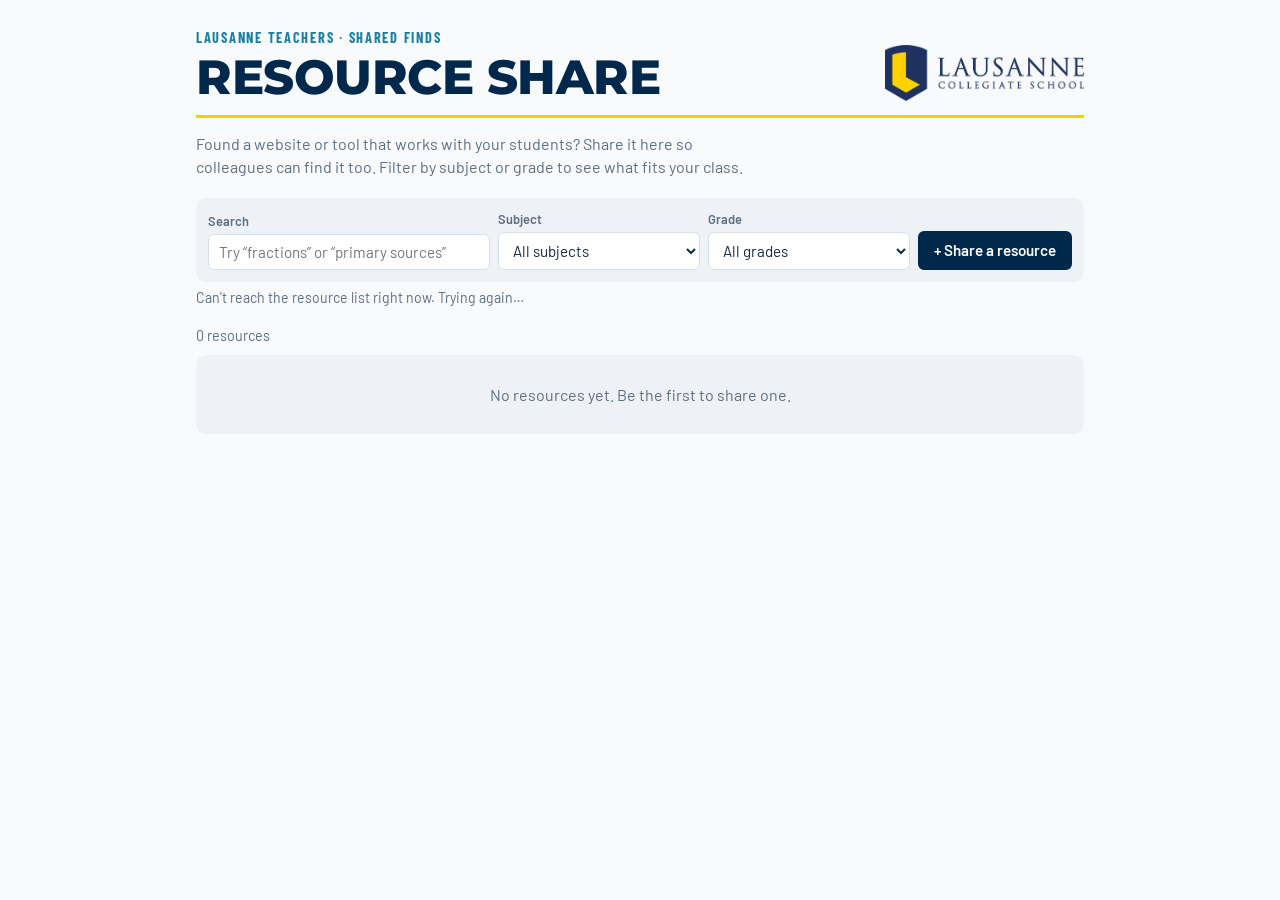
<file: index.html>
<!doctype html>
<html lang="en">
<head>
<meta charset="utf-8">
<meta name="viewport" content="width=device-width, initial-scale=1, viewport-fit=cover">
<meta name="description" content="Websites and resources Lausanne teachers have found and shared with each other.">
<title>Teacher Resource Share</title>

<link rel="preconnect" href="https://fonts.googleapis.com">
<link rel="preconnect" href="https://fonts.gstatic.com" crossorigin>
<link href="https://fonts.googleapis.com/css2?family=Montserrat:wght@800&family=Barlow+Condensed:wght@600;700&family=Barlow:wght@400;500;600&display=swap" rel="stylesheet">
<style>
/* Layout: a toolbar (search, subject, grade, share button), an optional share form, then one card per shared resource, newest first. Lausanne brand, same look as the PD Day page. */
:root {
  --navy: #00274C;
  --gold: #FFCB05;
  --teal: #1a7fa3;
  --ink: #142a40;
  --muted: #5b6e82;
  --line: #d6dee7;
  --band: #eef2f6;
  --paper: #ffffff;
  --page: #f8fafc;
  --fav-bg: #fff8d6;
  --danger: #a3262a;
  --display: "Montserrat", "Arial Black", system-ui, sans-serif;
  --head: "Barlow Condensed", "Arial Narrow", system-ui, sans-serif;
  --body: "Barlow", system-ui, -apple-system, "Segoe UI", sans-serif;
  color-scheme: light;
}

* { box-sizing: border-box; }

body {
  margin: 0;
  background: var(--page);
  color: var(--ink);
  font-family: var(--body);
  font-size: 16px;
  line-height: 1.45;
}

.sheet {
  max-width: 920px;
  margin: 0 auto;
  padding-block: 28px 56px;
  padding-left: max(16px, env(safe-area-inset-left, 0px));
  padding-right: max(16px, env(safe-area-inset-right, 0px));
}

/* Header */
.eyebrow {
  margin: 0;
  font-family: var(--head);
  font-weight: 700;
  font-size: 0.9rem;
  letter-spacing: 0.12em;
  text-transform: uppercase;
  color: var(--teal);
}

.masthead {
  display: flex;
  flex-wrap: wrap;
  align-items: flex-end;
  justify-content: space-between;
  gap: 8px 24px;
  padding-bottom: 14px;
  border-bottom: 3px solid var(--gold);
}

h1 {
  margin: 4px 0 0;
  font-family: var(--display);
  font-weight: 800;
  font-size: clamp(2rem, 7vw, 3rem);
  line-height: 1;
  letter-spacing: -0.01em;
  text-transform: uppercase;
  color: var(--navy);
  text-wrap: balance;
}

.logo { display: block; height: 56px; width: auto; max-width: 100%; }

.intro { margin: 14px 0 0; max-width: 62ch; color: var(--muted); }

/* Toolbar */
.toolbar {
  display: grid;
  grid-template-columns: minmax(0, 1.4fr) minmax(0, 1fr) minmax(0, 1fr) auto;
  gap: 8px;
  align-items: end;
  margin: 20px 0 0;
  padding: 12px;
  background: var(--band);
  border-radius: 10px;
}

label { display: flex; flex-direction: column; gap: 3px; font-size: 0.8rem; font-weight: 600; color: var(--muted); min-width: 0; }

input, select, textarea {
  font: 400 0.95rem var(--body);
  padding: 8px 10px;
  border: 1px solid var(--line);
  border-radius: 6px;
  background: var(--paper);
  color: var(--ink);
  min-width: 0;
  width: 100%;
}
textarea { resize: vertical; min-height: 4.5em; line-height: 1.4; }
input:focus, select:focus, textarea:focus { outline: 2px solid var(--teal); outline-offset: 0; border-color: var(--teal); }

.btn {
  font: 600 0.95rem/1 var(--body);
  padding: 10px 14px;
  border-radius: 6px;
  border: 2px solid var(--navy);
  background: var(--paper);
  color: var(--navy);
  cursor: pointer;
  white-space: nowrap;
}
.btn:hover { background: var(--navy); color: #fff; }
.btn.primary { background: var(--navy); color: #fff; }
.btn.primary:hover { background: #0b3a66; }
.btn:focus-visible { outline: 3px solid var(--gold); outline-offset: 2px; }
.btn:disabled { opacity: 0.6; cursor: default; }

/* Share form */
.share {
  margin-top: 16px;
  padding: 18px;
  background: var(--paper);
  border: 1px solid var(--line);
  border-top: 6px solid var(--navy);
  border-radius: 0 0 10px 10px;
}
.share[hidden] { display: none; }
.share h2 {
  margin: 0 0 12px;
  font: 700 1.3rem/1.2 var(--head);
  letter-spacing: 0.06em;
  text-transform: uppercase;
  color: var(--navy);
}
.share-grid { display: grid; grid-template-columns: minmax(0, 1fr) minmax(0, 1fr); gap: 12px 16px; }
.share-grid .wide { grid-column: 1 / -1; }

fieldset { margin: 0; padding: 0; border: 0; min-width: 0; }
legend { padding: 0; margin-bottom: 6px; font-size: 0.8rem; font-weight: 600; color: var(--muted); }
.chips { display: flex; flex-wrap: wrap; gap: 6px; }
.chip { position: relative; display: inline-flex; }
.chip input { position: absolute; opacity: 0; width: 1px; height: 1px; }
.chip span {
  display: inline-block;
  padding: 6px 10px;
  border: 1px solid var(--line);
  border-radius: 999px;
  background: var(--paper);
  color: var(--ink);
  font-size: 0.88rem;
  font-weight: 500;
  cursor: pointer;
  user-select: none;
}
.chip input:checked + span { background: var(--navy); border-color: var(--navy); color: #fff; }
.chip input:focus-visible + span { outline: 3px solid var(--gold); outline-offset: 1px; }

.share-actions { display: flex; flex-wrap: wrap; gap: 8px; align-items: center; margin-top: 16px; }
.form-msg { margin: 0; font-size: 0.9rem; color: var(--danger); }

/* List */
.count { margin: 18px 0 8px; font-size: 0.9rem; color: var(--muted); }
.status { margin: 6px 0 0; font-size: 0.88rem; color: var(--muted); }
.posts { list-style: none; margin: 0; padding: 0; display: grid; grid-template-columns: repeat(2, minmax(0, 1fr)); gap: 14px; }
.empty { grid-column: 1 / -1; padding: 28px 16px; text-align: center; color: var(--muted); background: var(--band); border-radius: 10px; }

.card {
  display: flex;
  flex-direction: column;
  gap: 8px;
  padding: 16px;
  background: var(--paper);
  border: 1px solid var(--line);
  border-top: 3px solid var(--gold);
  border-radius: 0 0 10px 10px;
  min-width: 0;
}
.card h2 { margin: 0; font: 700 1.3rem/1.15 var(--head); text-wrap: balance; }
.card h2 a { color: var(--navy); text-decoration: none; overflow-wrap: anywhere; }
.card h2 a:hover { text-decoration: underline; }
.card h2 a:focus-visible { outline: 3px solid var(--gold); outline-offset: 2px; }
.host { margin: -4px 0 0; font-size: 0.82rem; color: var(--muted); overflow-wrap: anywhere; }

.tags { list-style: none; margin: 0; padding: 0; display: flex; flex-wrap: wrap; gap: 4px; }
.tag { padding: 2px 8px; border-radius: 999px; font-size: 0.78rem; font-weight: 600; background: var(--band); color: var(--navy); }
.tag.grade { background: #e3f1f7; color: #0f5873; }

.desc { margin: 0; font-size: 0.95rem; overflow-wrap: anywhere; }
.fav {
  margin: 0;
  padding: 8px 10px;
  background: var(--fav-bg);
  border-left: 4px solid var(--gold);
  border-radius: 0 6px 6px 0;
  font-size: 0.93rem;
  overflow-wrap: anywhere;
}
.fav b { color: var(--navy); }

.by { margin: auto 0 0; padding-top: 4px; display: flex; justify-content: space-between; align-items: center; gap: 8px; font-size: 0.85rem; color: var(--muted); }
.by b { color: var(--ink); font-weight: 600; }
.btn-remove { border: 0; background: none; color: var(--danger); font: 600 0.82rem/1 var(--body); cursor: pointer; padding: 4px; }
.btn-remove:focus-visible { outline: 2px solid var(--danger); }

@media (max-width: 720px) {
  .toolbar { grid-template-columns: 1fr 1fr; }
  .toolbar .search, .toolbar .btn { grid-column: 1 / -1; }
  .posts { grid-template-columns: 1fr; }
  .share-grid { grid-template-columns: 1fr; }
  .logo { height: 44px; }
}

@media (prefers-reduced-motion: no-preference) {
  .card.is-new { animation: arrive 0.6s ease-out; }
  @keyframes arrive { from { background: #fff3b0; } to { background: var(--paper); } }
}
</style>
</head>
<body>

<div class="sheet">
  <header>
    <div class="masthead">
      <div>
        <p class="eyebrow">Lausanne teachers · Shared finds</p>
        <h1>Resource Share</h1>
      </div>
      <img class="logo" alt="Lausanne Collegiate School" width="469" height="132" src="lausanne-logo.png">
    </div>
    <p class="intro">Found a website or tool that works with your students? Share it here so colleagues can find it too. Filter by subject or grade to see what fits your class.</p>
  </header>

  <div class="toolbar" role="search">
    <label class="search">Search
      <input id="q" type="search" placeholder="Try “fractions” or “primary sources”" autocomplete="off">
    </label>
    <label>Subject
      <select id="f-subject"><option value="">All subjects</option></select>
    </label>
    <label>Grade
      <select id="f-grade"><option value="">All grades</option></select>
    </label>
    <button class="btn primary" id="open-share" type="button" aria-expanded="false" aria-controls="share">+ Share a resource</button>
  </div>

  <form class="share" id="share" hidden novalidate>
    <h2>Share a resource</h2>
    <div class="share-grid">
      <label>Website link
        <input id="s-url" type="url" inputmode="url" maxlength="2000" placeholder="https://…" autocomplete="off">
      </label>
      <label>Name of the resource
        <input id="s-title" maxlength="120" placeholder="Desmos Classroom" autocomplete="off">
      </label>
      <fieldset class="wide">
        <legend>Subject(s)</legend>
        <div class="chips" id="s-subjects"></div>
      </fieldset>
      <fieldset class="wide">
        <legend>Grade levels it could work for</legend>
        <div class="chips" id="s-grades"></div>
      </fieldset>
      <label class="wide">What is it?
        <textarea id="s-desc" maxlength="1000" placeholder="A short description: what it does and how you use it."></textarea>
      </label>
      <label class="wide">Your favorite part
        <textarea id="s-fav" maxlength="500" placeholder="What makes it worth a colleague's time?"></textarea>
      </label>
      <label>Your name
        <input id="s-name" maxlength="60" placeholder="Courtney Mark" autocomplete="name">
      </label>
    </div>
    <div class="share-actions">
      <button class="btn primary" id="s-submit" type="submit">Share it</button>
      <button class="btn" id="s-cancel" type="button">Cancel</button>
      <p class="form-msg" id="s-msg" role="alert" hidden></p>
    </div>
  </form>

  <p class="status" id="status" hidden></p>
  <p class="count" id="count" aria-live="polite"></p>
  <ul class="posts" id="posts"></ul>
</div>

<script>
(function () {
  "use strict";

  // ---- Posts: a Google Sheet behind an Apps Script web app. Paste its URL (ends in /exec) here.
  const API_URL = "https://script.google.com/macros/s/AKfycbxQtcvmwUhz5ERRWqTykc7dmhe9y1Z1qQnFrX_5T2juGYmrF5tX2hGi6vuLzpaFT9Gd/exec";
  const REFRESH_MS = 30000;

  const SUBJECTS = ["Math", "English / Language Arts", "Science", "Social Studies / I&S", "World Languages", "Visual Arts", "Music", "Drama", "PE / Health", "Design / Technology", "Library / Research", "Learning Support", "SEL / Counseling", "Any subject"];
  const GRADES = ["Early Childhood", "Grades 1–2", "Grades 3–4", "Grades 5–6", "Grades 7–8", "Grades 9–10", "Grades 11–12"];

  let posts = [];
  let postsKey = "";
  let loaded = false;
  let seen = null;               // ids already shown, so only new arrivals flash

  const store = {
    get(k) { try { return localStorage.getItem(k); } catch (e) { return null; } },
    set(k, v) { try { v == null ? localStorage.removeItem(k) : localStorage.setItem(k, v); } catch (e) {} }
  };
  // Posts shared from this browser: id -> remove token
  let mine = {};
  try { mine = JSON.parse(store.get("rs-mine") || "{}") || {}; } catch (e) {}

  const $ = (sel, root) => (root || document).querySelector(sel);
  const el = (tag, cls, text) => {
    const n = document.createElement(tag);
    if (cls) n.className = cls;
    if (text != null) n.textContent = text;
    return n;
  };

  // ---- Filters and form choices
  SUBJECTS.filter(s => s !== "Any subject").forEach(s => $("#f-subject").appendChild(new Option(s, s)));
  GRADES.forEach(g => $("#f-grade").appendChild(new Option(g, g)));

  function chips(box, name, values) {
    values.forEach(v => {
      const label = el("label", "chip");
      const input = el("input");
      Object.assign(input, { type: "checkbox", name: name, value: v });
      label.append(input, el("span", null, v));
      box.appendChild(label);
    });
  }
  chips($("#s-subjects"), "subject", SUBJECTS);
  chips($("#s-grades"), "grade", GRADES);

  ["#q", "#f-subject", "#f-grade"].forEach(sel => $(sel).addEventListener("input", renderPosts));

  // ---- Share form
  const form = $("#share");
  const openBtn = $("#open-share");
  const msg = $("#s-msg");

  function openShare() {
    form.hidden = false;
    openBtn.setAttribute("aria-expanded", "true");
    $("#s-name").value = $("#s-name").value || store.get("rs-name") || "";
    $("#s-url").focus();
  }
  function closeShare() {
    form.hidden = true;
    openBtn.setAttribute("aria-expanded", "false");
    msg.hidden = true;
  }
  openBtn.addEventListener("click", () => form.hidden ? openShare() : closeShare());
  $("#s-cancel").addEventListener("click", () => { closeShare(); openBtn.focus(); });

  const checked = name => [...form.querySelectorAll("input[name=" + name + "]:checked")].map(i => i.value);
  const fail = (text, focus) => { msg.textContent = text; msg.hidden = false; if (focus) focus.focus(); };

  form.addEventListener("submit", async e => {
    e.preventDefault();
    msg.hidden = true;
    let raw = $("#s-url").value.trim();
    if (raw && !/^[a-z][a-z0-9+.-]*:/i.test(raw)) raw = "https://" + raw;
    const href = safeUrl(raw);
    const title = $("#s-title").value.trim();
    const subjects = checked("subject");
    const grades = checked("grade");
    const description = $("#s-desc").value.trim();
    const favorite = $("#s-fav").value.trim();
    const name = $("#s-name").value.trim();

    if (!href) return fail("Paste the full website link, like https://www.desmos.com", $("#s-url"));
    if (!title) return fail("Give the resource a name.", $("#s-title"));
    if (!subjects.length) return fail("Pick at least one subject.", $("#s-subjects input"));
    if (!grades.length) return fail("Pick at least one grade level.", $("#s-grades input"));
    if (!description) return fail("Add a short description.", $("#s-desc"));
    if (!favorite) return fail("Tell colleagues your favorite part.", $("#s-fav"));
    if (!name) return fail("Add your name so colleagues know who to ask.", $("#s-name"));

    const submit = $("#s-submit");
    submit.disabled = true;
    try {
      const res = await api({ action: "add", url: href, title, subjects, grades, description, favorite, name });
      store.set("rs-name", name);
      mine[res.id] = res.token;
      store.set("rs-mine", JSON.stringify(mine));
      form.reset();
      closeShare();
      await load(true);
      setStatus("Thanks! Your resource is shared.");
      setTimeout(() => setStatus(""), 4000);
    } catch (err) {
      fail(errorText(err));
    } finally {
      submit.disabled = false;
    }
  });

  // ---- Rendering
  function hostOf(url) {
    try { return new URL(url).hostname.replace(/^www\./, ""); } catch (e) { return ""; }
  }

  function safeUrl(url) {
    try {
      const u = new URL(url);
      return /^https?:$/.test(u.protocol) ? u.href : "";
    } catch (e) { return ""; }
  }

  function shortDate(ms) {
    if (!ms) return "";
    return new Date(ms).toLocaleDateString("en-US", { month: "short", day: "numeric", year: "numeric" });
  }

  function matches(p) {
    const q = $("#q").value.trim().toLowerCase();
    const subject = $("#f-subject").value;
    const grade = $("#f-grade").value;
    if (subject && !p.subjects.includes(subject) && !p.subjects.includes("Any subject")) return false;
    if (grade && !p.grades.includes(grade)) return false;
    if (q) {
      const hay = [p.title, p.url, p.description, p.favorite, p.name, p.subjects.join(" "), p.grades.join(" ")].join(" ").toLowerCase();
      if (!q.split(/\s+/).every(w => hay.includes(w))) return false;
    }
    return true;
  }

  function card(p, isNew) {
    const href = safeUrl(p.url);
    const li = el("li", "card" + (isNew ? " is-new" : ""));

    const h = el("h2");
    if (href) {
      const a = el("a", null, p.title || hostOf(href));
      Object.assign(a, { href, target: "_blank", rel: "noopener noreferrer" });
      h.appendChild(a);
    } else {
      h.textContent = p.title;
    }
    li.appendChild(h);
    if (href) li.appendChild(el("p", "host", hostOf(href)));

    const tags = el("ul", "tags");
    p.subjects.forEach(s => tags.appendChild(el("li", "tag", s)));
    p.grades.forEach(g => tags.appendChild(el("li", "tag grade", g)));
    if (tags.children.length) li.appendChild(tags);

    if (p.description) li.appendChild(el("p", "desc", p.description));
    if (p.favorite) {
      const fav = el("p", "fav");
      fav.append(el("b", null, "Favorite part: "), document.createTextNode(p.favorite));
      li.appendChild(fav);
    }

    const by = el("p", "by");
    const who = el("span");
    who.append("Shared by ", el("b", null, p.name || "a colleague"), p.at ? " · " + shortDate(p.at) : "");
    by.appendChild(who);
    if (mine[p.id]) {
      const rm = el("button", "btn-remove", "Remove");
      rm.type = "button";
      rm.setAttribute("aria-label", "Remove " + (p.title || "this resource"));
      rm.addEventListener("click", () => removePost(p, rm));
      by.appendChild(rm);
    }
    li.appendChild(by);
    return li;
  }

  function renderPosts() {
    const list = $("#posts");
    list.replaceChildren();
    if (!loaded) {
      $("#count").textContent = API_URL ? "Loading resources…" : "";
      return;
    }
    const shown = posts.filter(matches).sort((a, b) => (b.at || 0) - (a.at || 0));
    const filtering = $("#q").value.trim() || $("#f-subject").value || $("#f-grade").value;
    $("#count").textContent = filtering
      ? shown.length + " of " + posts.length + " resources"
      : posts.length + (posts.length === 1 ? " resource" : " resources");

    if (!shown.length) {
      list.appendChild(el("li", "empty", posts.length ? "Nothing matches those filters yet." : "No resources yet. Be the first to share one."));
    }
    shown.forEach(p => list.appendChild(card(p, seen && !seen.has(p.id))));
    seen = new Set(posts.map(p => p.id));
  }

  function setStatus(text) {
    const s = $("#status");
    s.textContent = text || "";
    s.hidden = !text;
  }

  // ---- Talking to the sheet
  function errorText(err) {
    const code = err && err.code;
    if (code === "bad_url") return "Paste the full website link, like https://www.desmos.com";
    if (code === "missing") return "Fill in every field, then try again.";
    if (code === "full") return "The list is full. Ask Courtney Mark to clear out some old posts.";
    return "That didn't save. Check your connection and try again.";
  }

  async function api(payload) {
    // text/plain keeps this a simple request, which Apps Script accepts from any site
    const res = await fetch(API_URL, { method: "POST", headers: { "Content-Type": "text/plain;charset=utf-8" }, body: JSON.stringify(payload) });
    const data = await res.json();
    if (!data.ok) { const err = new Error(data.error); err.code = data.error; throw err; }
    return data;
  }

  async function removePost(p, btn) {
    if (!confirm("Remove “" + (p.title || "this resource") + "”?")) return;
    btn.disabled = true;
    try {
      await api({ action: "remove", id: p.id, token: mine[p.id] });
      delete mine[p.id];
      store.set("rs-mine", JSON.stringify(mine));
      await load(true);
    } catch (err) {
      btn.disabled = false;
      setStatus(err.code === "not_found" ? "That post was already removed." : errorText(err));
    }
  }

  // ---- Refresh the list now and then, and right away when the tab comes back
  async function load(force) {
    try {
      const res = await fetch(API_URL, { cache: "no-store" });
      const data = await res.json();
      const next = Array.isArray(data.posts) ? data.posts : [];
      const nextKey = JSON.stringify(next);
      setStatus("");
      if (!force && loaded && nextKey === postsKey) return;
      posts = next.map(p => ({ ...p, subjects: Array.isArray(p.subjects) ? p.subjects : [], grades: Array.isArray(p.grades) ? p.grades : [] }));
      postsKey = nextKey;
      loaded = true;
      renderPosts();
    } catch (e) {
      if (!loaded) { loaded = true; renderPosts(); }
      setStatus("Can't reach the resource list right now. Trying again…");
    }
  }

  renderPosts();
  if (API_URL) {
    load();
    setInterval(() => { if (!document.hidden) load(); }, REFRESH_MS);
    document.addEventListener("visibilitychange", () => { if (!document.hidden) load(); });
  } else {
    setStatus("The resource list isn't connected yet.");
    openBtn.disabled = true;
  }
})();
</script>
</body>
</html>
</file>
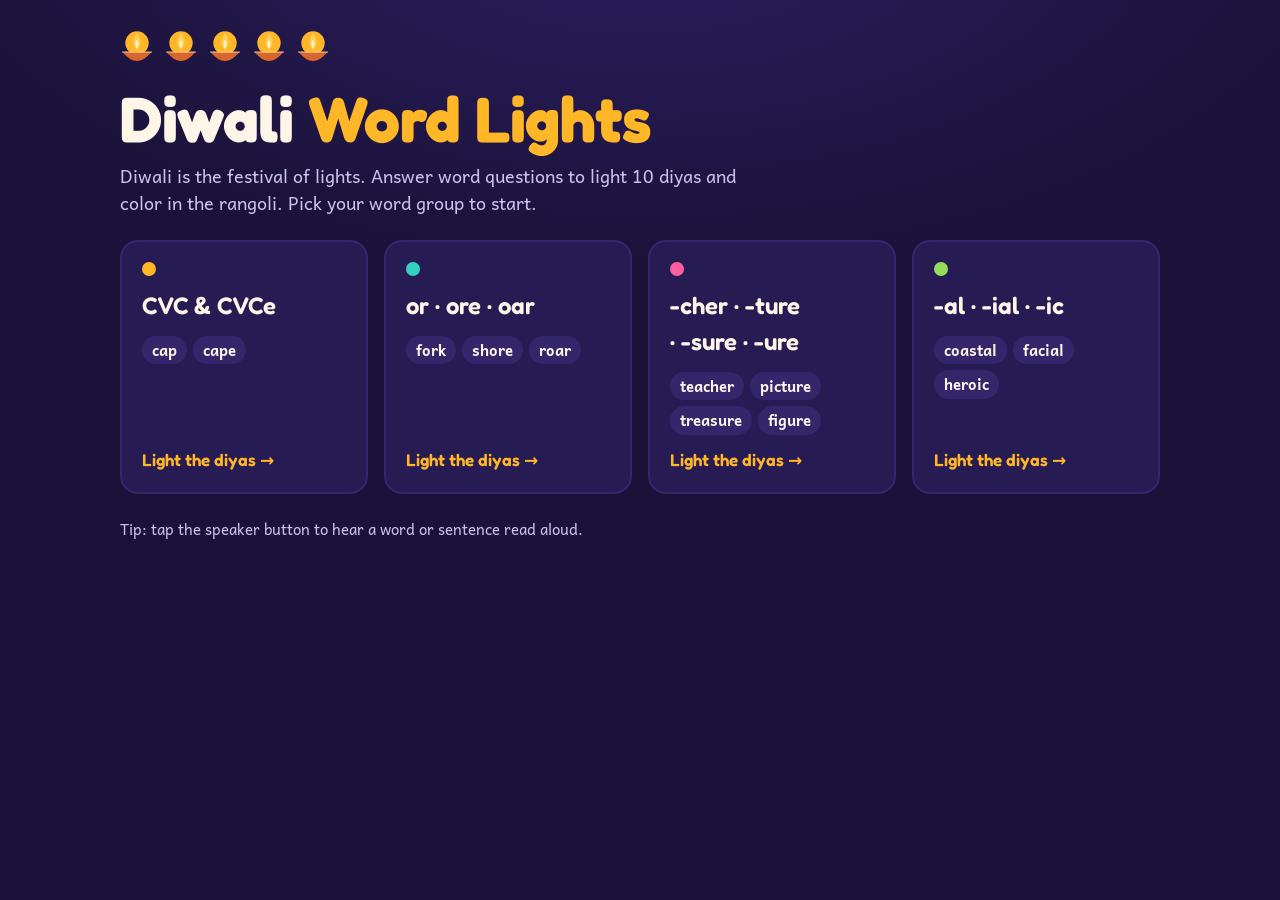
<file: diwali/index.html>
<!doctype html>
<html lang="en">
<head>
<meta charset="utf-8">
<meta name="viewport" content="width=device-width,initial-scale=1,viewport-fit=cover">
<title>Diwali Word Lights</title>
<link rel="preconnect" href="https://fonts.googleapis.com">
<link rel="preconnect" href="https://fonts.gstatic.com" crossorigin>
<link rel="stylesheet" href="https://fonts.googleapis.com/css2?family=Andika:wght@400;700&family=Fredoka:wght@500;600;700&display=swap">
<style>
/* Layout: a Diwali night sky. Home = four group cards. Game = a row of diyas on top, the rangoli beside one big question card. */
:root {
  color-scheme: dark;
  --night: #1a1238;
  --night-2: #261b52;
  --night-3: #33266b;
  --ink: #fdf6e8;
  --muted: #cbc2ea;
  --marigold: #ffb627;
  --magenta: #ff5fa2;
  --teal: #33d1c1;
  --leaf: #93dd5a;
  --violet: #b9a3ff;
  --coral: #ff9a8a;
  --clay: #d9662b;
  --clay-dark: #8c3a14;
  --display: "Fredoka", "Trebuchet MS", system-ui, sans-serif;
  --read: "Andika", "Verdana", system-ui, sans-serif;
}
html, body { height: 100%; }
body { margin: 0; }
body {
  background: radial-gradient(1200px 600px at 50% -10%, #2c1f63 0%, var(--night) 60%) fixed, var(--night);
  color: var(--ink);
  font-family: var(--read);
  font-size: 17px;
  line-height: 1.5;
  padding-left: max(16px, env(safe-area-inset-left, 0px));
  padding-right: max(16px, env(safe-area-inset-right, 0px));
}
.wrap { max-width: 1040px; margin: 0 auto; padding-block: 28px 48px; display: flex; flex-direction: column; gap: 24px; }
h1, h2, h3 { font-family: var(--display); margin: 0; text-wrap: balance; }
button { font: inherit; color: inherit; }
:focus-visible { outline: 3px solid var(--marigold); outline-offset: 3px; }

/* ---------- Home ---------- */
.hero { display: flex; flex-direction: column; gap: 10px; align-items: flex-start; }
.hero h1 { font-size: clamp(38px, 7vw, 64px); font-weight: 700; letter-spacing: -0.5px; line-height: 1.05; }
.hero h1 span { color: var(--marigold); }
.hero p { margin: 0; color: var(--muted); max-width: 60ch; font-size: 18px; }
.diya-strip { display: flex; gap: 10px; }
.diya-strip svg { width: 34px; height: 40px; }
.groups { display: grid; grid-template-columns: repeat(auto-fit, minmax(230px, 1fr)); gap: 16px; }
.group {
  display: flex; flex-direction: column; gap: 12px; align-items: flex-start; text-align: left;
  background: var(--night-2); border: 2px solid var(--night-3); border-radius: 18px; padding: 20px;
  cursor: pointer; transition: transform .15s ease, border-color .15s ease;
}
.group:hover { transform: translateY(-3px); border-color: var(--marigold); }
.group .dot { width: 14px; height: 14px; border-radius: 50%; }
.group h2 { font-size: 24px; font-weight: 600; }
.chips { display: flex; flex-wrap: wrap; gap: 6px; }
.chip { font-family: var(--read); font-weight: 700; font-size: 15px; padding: 3px 10px; border-radius: 999px; background: var(--night-3); color: var(--ink); }
.group .go { margin-top: auto; font-family: var(--display); font-weight: 600; color: var(--marigold); }
.note { color: var(--muted); font-size: 15px; margin: 0; }

/* ---------- Game ---------- */
.topbar { display: flex; flex-wrap: wrap; align-items: center; justify-content: space-between; gap: 12px; }
.back { background: none; border: 2px solid var(--night-3); border-radius: 999px; padding: 8px 16px; cursor: pointer; font-family: var(--display); font-weight: 500; }
.back:hover { border-color: var(--muted); }
.topbar h1 { font-size: clamp(24px, 4vw, 32px); font-weight: 600; }
.count { font-family: var(--display); color: var(--marigold); font-weight: 600; font-variant-numeric: tabular-nums; }
.diyas { display: grid; grid-template-columns: repeat(10, minmax(0, 1fr)); gap: 6px; max-width: 560px; width: 100%; }
.diyas svg { width: 100%; height: auto; display: block; }
.diya .flame, .diya .glow { opacity: 0; transition: opacity .4s ease; }
.diya .bowl { fill: var(--clay-dark); transition: fill .4s ease; }
.diya.lit .flame, .diya.lit .glow { opacity: 1; }
.diya.lit .bowl { fill: var(--clay); }
.diya.lit .flame { transform-origin: 20px 26px; animation: flicker 1.6s ease-in-out infinite; }
@keyframes flicker { 0%,100% { transform: scale(1, 1); } 30% { transform: scale(.94, 1.08); } 60% { transform: scale(1.04, .95); } }

.stage { display: grid; grid-template-columns: minmax(0, 0.9fr) minmax(0, 1.2fr); gap: 28px; align-items: center; }
.rangoli { width: 100%; max-width: 380px; justify-self: center; aspect-ratio: 1; }
.rangoli svg { width: 100%; height: 100%; display: block; }
.petal { fill: transparent; stroke: var(--muted); stroke-width: 2; stroke-dasharray: 5 5; transition: fill .5s ease, stroke .5s ease; }
.petal.on { stroke: var(--ink); stroke-dasharray: none; animation: bloom .5s ease; }
.center { fill: var(--night-3); stroke: var(--muted); stroke-width: 2; transition: fill .6s ease; }
@keyframes bloom { from { opacity: .2; } to { opacity: 1; } }

.card { background: var(--night-2); border: 2px solid var(--night-3); border-radius: 22px; padding: 24px; display: flex; flex-direction: column; gap: 16px; min-width: 0; }
.kind { font-family: var(--display); font-size: 14px; letter-spacing: 1px; text-transform: uppercase; color: var(--teal); font-weight: 600; }
.prompt { font-size: 21px; font-weight: 700; margin: 0; outline: none; }
.word-row { display: flex; align-items: center; gap: 14px; flex-wrap: wrap; }
.word { font-family: var(--read); font-weight: 700; font-size: clamp(40px, 7vw, 60px); line-height: 1.1; color: var(--marigold); overflow-wrap: anywhere; }
.sentence { font-size: 22px; line-height: 1.45; }
.speak { width: 52px; height: 52px; border-radius: 50%; border: 2px solid var(--muted); background: var(--night-3); cursor: pointer; display: grid; place-items: center; flex-shrink: 0; }
.speak:hover { border-color: var(--marigold); }
.speak svg { width: 24px; height: 24px; }
.choices { display: grid; grid-template-columns: repeat(auto-fit, minmax(150px, 1fr)); gap: 12px; }
.choice {
  min-height: 60px; padding: 10px 14px; border-radius: 14px; border: 2px solid var(--violet);
  background: var(--night-3); font-family: var(--read); font-weight: 700; font-size: 22px; cursor: pointer;
  transition: transform .12s ease, background .2s ease, border-color .2s ease;
}
.choice.small { font-size: 18px; }
.choice:hover:not(:disabled) { transform: translateY(-2px); border-color: var(--marigold); }
.choice:disabled { cursor: default; }
.choice.right { background: #24543a; border-color: var(--leaf); }
.choice.wrong { background: #5a2a3a; border-color: var(--coral); }
.feedback { min-height: 28px; font-size: 18px; margin: 0; }
.feedback b.yes { color: var(--leaf); }
.feedback b.no { color: var(--coral); }
.next {
  align-self: flex-start; border: none; border-radius: 999px; padding: 12px 26px; cursor: pointer;
  background: var(--marigold); color: #2a1a00; font-family: var(--display); font-weight: 600; font-size: 19px;
}
.next:hover { filter: brightness(1.08); }

.done { text-align: left; }
.done h2 { font-size: clamp(30px, 5vw, 42px); color: var(--marigold); }
.done p { margin: 0; font-size: 19px; }
.row { display: flex; flex-wrap: wrap; gap: 12px; }
.ghost { background: none; border: 2px solid var(--muted); border-radius: 999px; padding: 10px 22px; cursor: pointer; font-family: var(--display); font-weight: 600; font-size: 18px; }

#sparks { position: fixed; inset: 0; pointer-events: none; width: 100%; height: 100%; z-index: 20; }

@media (max-width: 760px) {
  .stage { grid-template-columns: minmax(0, 1fr); gap: 18px; }
  .rangoli { max-width: 230px; }
  .card { padding: 18px; }
}
@media (prefers-reduced-motion: reduce) {
  *, *::before, *::after { animation: none !important; transition: none !important; }
}
</style>
</head>
<body>

<canvas id="sparks" aria-hidden="true"></canvas>

<main class="wrap" id="app"></main>

<script>
(function () {
  "use strict";

  /* ---------------- Question banks ---------------- */
  function sortCVC(word, isLong) {
    return {
      kind: "Sort it", prompt: "Does this word have a short vowel or a long vowel?", word: word, say: word,
      choices: ["Short vowel · CVC", "Long vowel · CVCe"], answer: isLong ? "Long vowel · CVCe" : "Short vowel · CVC", keep: true, small: true,
      why: isLong ? "The silent e at the end of " + word + " makes the vowel say its name." : word + " has no e at the end, so the vowel is short."
    };
  }
  function magicE(base, ans, wrong) {
    return {
      kind: "Magic e", prompt: "Add a magic e. What is the new word?", word: base + " + e", say: base,
      choices: [ans].concat(wrong), answer: ans,
      why: base + " + e = " + ans + ". The vowel now says its name."
    };
  }
  function oddball(list, ans, why) {
    return { kind: "Oddball", prompt: "Which word ends in e but has a short vowel sound?", say: list.join(", "), choices: list, answer: ans, why: why };
  }
  function spell(sentence, ans, wrong, pattern) {
    return {
      kind: "Spell it", prompt: "Which spelling is correct?", sentence: sentence, say: sentence.replace("___", ans),
      choices: [ans].concat(wrong), answer: ans, why: ans + " is spelled with " + pattern + "."
    };
  }
  function fit(sentence, ans, wrong, why, kind) {
    return {
      kind: kind || "Meaning", prompt: "Which word makes sense?", sentence: sentence, say: sentence.replace("___", "blank"),
      choices: [ans].concat(wrong), answer: ans, why: why
    };
  }
  function ending(start, end, full, why) {
    return {
      kind: "Pick the ending", prompt: "Which ending finishes the word?", word: start + "___", say: full,
      choices: ["ture", "cher", "sure", "ure"], answer: end, keep: true, why: why
    };
  }
  function means(q, ans, wrong, why) {
    return { kind: "Meaning", prompt: q, choices: [ans].concat(wrong), answer: ans, small: true, why: why };
  }
  function define(word, ans, wrong, why) {
    return { kind: "What does it mean?", prompt: "What does this word mean?", word: word, say: word, choices: [ans].concat(wrong), answer: ans, small: true, why: why };
  }
  function build(parts, ans, wrong, why) {
    return { kind: "Build it", prompt: "Put the parts together. Which spelling is correct?", word: parts, say: ans, choices: [ans].concat(wrong), answer: ans, why: why };
  }

  var NOTURE = "There is no base word, so /cher/ is spelled -ture.";
  var GROUPS = {
    cvc: {
      name: "CVC & CVCe", chips: ["cap", "cape"], color: "var(--marigold)",
      bank: [
        sortCVC("brag", false), sortCVC("twig", false), sortCVC("clog", false), sortCVC("plum", false), sortCVC("grub", false), sortCVC("swam", false),
        sortCVC("flake", true), sortCVC("stride", true), sortCVC("throne", true), sortCVC("tune", true), sortCVC("spoke", true), sortCVC("quake", true),
        magicE("tap", "tape", ["taap", "tapp"]), magicE("hug", "huge", ["hugg", "huug"]), magicE("mad", "made", ["maad", "madd"]),
        magicE("not", "note", ["nott", "noot"]), magicE("cut", "cute", ["cutt", "cuut"]), magicE("hid", "hide", ["hidd", "hied"]),
        oddball(["have", "gave", "cave"], "have", "Have ends in e, but the a is short. Gave and cave have a long a."),
        oddball(["five", "give", "dive"], "give", "Give ends in e, but the i is short. Five and dive have a long i."),
        oddball(["home", "dome", "come"], "come", "Come ends in e, but the o does not say its name. Home and dome have a long o.")
      ]
    },
    or: {
      name: "or · ore · oar", chips: ["fork", "shore", "roar"], color: "var(--teal)",
      bank: [
        spell("Soccer is my favorite ___.", "sport", ["spoart", "sporet"], "or"),
        spell("My brother's loud ___ kept me awake.", "snore", ["snor", "snoar"], "ore"),
        spell("We played a ___ game with dice.", "board", ["bord", "borde"], "oar"),
        spell("Washing the dishes is my ___.", "chore", ["chor", "choar"], "ore"),
        spell("Hold up the ___ to light the way.", "torch", ["toarch", "torche"], "or"),
        spell("The lion let out a loud ___.", "roar", ["ror", "rore"], "oar"),
        spell("We built sandcastles on the ___.", "shore", ["shor", "shoar"], "ore"),
        spell("Eat your salad with a ___.", "fork", ["foark", "forke"], "or"),
        fit("Eagles ___ high over the mountains.", "soar", ["sore"], "Soar means to fly high. Sore means something hurts."),
        fit("I fell off my bike, and my knee is ___.", "sore", ["soar"], "Sore means something hurts. Soar means to fly high."),
        fit("A wild ___ dug in the mud with its tusks.", "boar", ["bore"], "A boar is a wild pig. Bore means to make someone feel bored."),
        fit("Long waits in line ___ me.", "bore", ["boar"], "Bore means to make someone feel bored. A boar is a wild pig."),
        fit("Grandpa rode a brown ___ on the farm.", "horse", ["hoarse"], "A horse is an animal. Hoarse means your voice sounds rough."),
        fit("After cheering all game, my voice was ___.", "hoarse", ["horse"], "Hoarse means your voice sounds rough. A horse is an animal."),
        fit("Dip the ___ into the water to row the boat.", "oar", ["or", "ore"], "An oar is a paddle. Or is a choosing word. Ore is rock with metal in it."),
        fit("Miners dig gold ___ out of the ground.", "ore", ["oar", "or"], "Ore is rock with metal in it. An oar is a paddle."),
        fit("Do you want apples ___ grapes?", "or", ["oar", "ore"], "Or is the word we use when we choose between things.")
      ]
    },
    ture: {
      name: "-cher · -ture · -sure · -ure", chips: ["teacher", "picture", "treasure", "figure"], color: "var(--magenta)",
      bank: [
        ending("pic", "ture", "picture", NOTURE), ending("crea", "ture", "creature", NOTURE),
        ending("fu", "ture", "future", NOTURE), ending("adven", "ture", "adventure", NOTURE),
        ending("plea", "sure", "pleasure", "When you hear /zher/ at the end, it is spelled -sure."),
        ending("mea", "sure", "measure", "When you hear /zher/ at the end, it is spelled -sure."),
        ending("cat", "cher", "catcher", "Catch is a base word. catch + er = catcher, so it ends in -cher."),
        ending("pit", "cher", "pitcher", "Pitch is a base word. pitch + er = pitcher, so it ends in -cher."),
        ending("fig", "ure", "figure", "Figure ends in just -ure, like failure."),
        ending("fail", "ure", "failure", "Fail is the base word. fail + ure = failure."),
        means("Which word means to catch something and keep it?", "capture", ["catcher", "pasture"], "Capture is an action: to catch and keep. A catcher is a person."),
        means("Which word names a person who catches the ball?", "catcher", ["capture", "creature"], "catch + er = catcher, a person who catches."),
        means("Which word means how something feels when you touch it?", "texture", ["teacher", "treasure"], "Texture is how something feels: bumpy, smooth, or soft."),
        means("Which word means a grassy field where animals eat?", "pasture", ["pitcher", "posture"], "A pasture is a field of grass for cows and horses."),
        means("Which word means the time that has not happened yet?", "future", ["figure", "feature"], "The future is tomorrow, next year, and beyond."),
        means("Which word means a happy, enjoyable feeling?", "pleasure", ["pressure", "pasture"], "Pleasure is a happy feeling. Pressure is a push or a stress."),
        means("Which word names any living animal?", "creature", ["teacher", "closure"], "A creature is any living animal."),
        means("Which word means gold and jewels that are hidden?", "treasure", ["texture", "teacher"], "Treasure is a hidden store of valuable things."),
        means("Which word names a jug for pouring lemonade?", "pitcher", ["picture", "pasture"], "A pitcher is a jug. A picture is a drawing or photo.")
      ]
    },
    suffix: {
      name: "-al · -ial · -ic", chips: ["coastal", "facial", "heroic"], color: "var(--leaf)",
      bank: [
        define("heroic", "like a hero", ["a person who saves people", "without a hero"], "-ic means \"like\" or \"having to do with.\" Heroic means like a hero."),
        define("coastal", "having to do with the coast", ["the edge of the ocean", "far from the coast"], "-al means \"having to do with.\" The edge of the ocean is the coast itself."),
        define("musical", "having to do with music", ["a song", "without any music"], "-al means \"having to do with.\" Musical means having to do with music."),
        define("volcanic", "having to do with a volcano", ["a small volcano", "a mountain with snow"], "-ic means \"having to do with.\" Volcanic rock comes from a volcano."),
        define("magnetic", "able to pull like a magnet", ["a kind of metal", "not able to stick"], "-ic means \"like.\" Something magnetic pulls like a magnet."),
        define("facial", "having to do with the face", ["a smile", "the back of your head"], "-ial means \"having to do with.\" A facial expression shows on your face."),
        define("seasonal", "happening in a certain season", ["a season of the year", "all year long"], "-al means \"having to do with.\" Seasonal fruit grows in one season."),
        fit("Saving the kitten was a ___ thing to do.", "heroic", ["hero"], "The sentence needs a describing word for thing, so add -ic: heroic.", "Which word fits?"),
        fit("Big waves crashed along the ___.", "coast", ["coastal"], "The sentence needs a naming word, the coast. Coastal describes something near the coast.", "Which word fits?"),
        fit("Our ___ flag waves outside the school.", "national", ["nation"], "National describes the flag. It means having to do with the nation.", "Which word fits?"),
        fit("An ___ trains hard every day.", "athlete", ["athletic"], "The sentence needs a naming word, a person: an athlete.", "Which word fits?"),
        fit("My sister is very ___. She sings and plays guitar.", "musical", ["music"], "The sentence needs a describing word for my sister: musical.", "Which word fits?"),
        build("nature + al", "natural", ["natureal", "naturl"], "Drop the e in nature before adding -al: natural."),
        build("athlete + ic", "athletic", ["athleteic", "athletick"], "Drop the e in athlete before adding -ic: athletic."),
        build("face + ial", "facial", ["faceial", "facal"], "Drop the e in face before adding -ial: facial."),
        build("hero + ic", "heroic", ["heroick", "heroec"], "Just add -ic to hero: heroic."),
        build("globe + al", "global", ["globeal", "globle"], "Drop the e in globe before adding -al: global.")
      ]
    }
  };
  var ORDER = ["cvc", "or", "ture", "suffix"];
  var ROUNDS = 10;
  var COLORS = ["var(--marigold)", "var(--magenta)", "var(--teal)", "var(--leaf)", "var(--violet)"];

  /* ---------------- Helpers ---------------- */
  var app = document.getElementById("app");
  var canSpeak = "speechSynthesis" in window && typeof SpeechSynthesisUtterance === "function";
  function el(tag, cls, text) { var e = document.createElement(tag); if (cls) e.className = cls; if (text != null) e.textContent = text; return e; }
  function shuffle(a) { a = a.slice(); for (var i = a.length - 1; i > 0; i--) { var j = Math.floor(Math.random() * (i + 1)); var t = a[i]; a[i] = a[j]; a[j] = t; } return a; }
  function speak(text) {
    if (!canSpeak) return;
    try { window.speechSynthesis.cancel(); var u = new SpeechSynthesisUtterance(text); u.rate = 0.85; u.lang = "en-US"; window.speechSynthesis.speak(u); } catch (e) {}
  }
  var SVGNS = "http://www.w3.org/2000/svg";
  function diyaSVG(lit) {
    var w = document.createElement("div");
    w.className = "diya" + (lit ? " lit" : "");
    w.innerHTML = '<svg viewBox="0 0 40 48" aria-hidden="true">' +
      '<circle class="glow" cx="20" cy="18" r="14" fill="#ffb627" opacity=".25"></circle>' +
      '<path class="flame" d="M20 6 C 26 15, 25 21, 20 26 C 15 21, 14 15, 20 6 Z" fill="#ffcf5c"></path>' +
      '<path class="flame" d="M20 14 C 22.5 18, 22 22, 20 24.5 C 18 22, 17.5 18, 20 14 Z" fill="#fff4cf"></path>' +
      '<path class="bowl" d="M3 29 Q 20 50 37 29 Z"></path>' +
      '<path d="M3 29 H 37" stroke="#ffcf9a" stroke-width="2" stroke-linecap="round" opacity=".6"></path>' +
      '</svg>';
    return w;
  }
  var SPEAKER = '<svg viewBox="0 0 24 24" fill="none" stroke="#fdf6e8" stroke-width="2" stroke-linecap="round" stroke-linejoin="round" aria-hidden="true"><path d="M11 5 6 9H3v6h3l5 4V5z"></path><path d="M15.5 8.5a5 5 0 0 1 0 7"></path><path d="M18.5 5.5a9 9 0 0 1 0 13"></path></svg>';

  /* ---------------- Home ---------------- */
  function renderHome() {
    stopSparks();
    app.innerHTML = "";
    var hero = el("header", "hero");
    var strip = el("div", "diya-strip");
    for (var i = 0; i < 5; i++) strip.appendChild(diyaSVG(true));
    hero.appendChild(strip);
    var h1 = el("h1"); h1.innerHTML = "Diwali <span>Word Lights</span>";
    hero.appendChild(h1);
    hero.appendChild(el("p", null, "Diwali is the festival of lights. Answer word questions to light 10 diyas and color in the rangoli. Pick your word group to start."));
    app.appendChild(hero);

    var grid = el("section", "groups");
    grid.setAttribute("aria-label", "Word groups");
    ORDER.forEach(function (id) {
      var g = GROUPS[id];
      var b = el("button", "group");
      b.type = "button";
      var dot = el("span", "dot"); dot.style.background = g.color; b.appendChild(dot);
      b.appendChild(el("h2", null, g.name));
      var chips = el("div", "chips");
      g.chips.forEach(function (c) { chips.appendChild(el("span", "chip", c)); });
      b.appendChild(chips);
      b.appendChild(el("span", "go", "Light the diyas →"));
      b.addEventListener("click", function () { location.hash = id; });
      grid.appendChild(b);
    });
    app.appendChild(grid);
    app.appendChild(el("p", "note", "Tip: tap the speaker button to hear a word or sentence read aloud."));
  }

  /* ---------------- Game ---------------- */
  var S = null;

  function startGame(id) {
    var g = GROUPS[id];
    S = { id: id, g: g, queue: shuffle(g.bank).slice(0, ROUNDS).map(function (q) { return Object.assign({ missed: false }, q); }), lit: 0, firstTry: 0, answered: false };
    renderGame();
  }

  function renderGame() {
    stopSparks();
    app.innerHTML = "";
    var top = el("div", "topbar");
    var back = el("button", "back", "← All groups");
    back.type = "button";
    back.addEventListener("click", function () { location.hash = ""; });
    top.appendChild(back);
    var h = el("h1", null, S.g.name);
    top.appendChild(h);
    var count = el("span", "count"); count.id = "count";
    top.appendChild(count);
    app.appendChild(top);

    var row = el("div", "diyas"); row.id = "diyas";
    row.setAttribute("aria-hidden", "true");
    for (var i = 0; i < ROUNDS; i++) row.appendChild(diyaSVG(false));
    app.appendChild(row);

    var stage = el("section", "stage");
    var rg = el("div", "rangoli"); rg.id = "rangoli";
    rg.appendChild(buildRangoli());
    stage.appendChild(rg);
    var card = el("div", "card"); card.id = "card";
    stage.appendChild(card);
    app.appendChild(stage);
    updateProgress();
    showQuestion();
  }

  function buildRangoli() {
    var svg = document.createElementNS(SVGNS, "svg");
    svg.setAttribute("viewBox", "-150 -150 300 300");
    svg.setAttribute("role", "img");
    svg.setAttribute("aria-label", "Rangoli design that fills with color as you answer");
    for (var d = 0; d < 20; d++) {
      var a = (d / 20) * Math.PI * 2;
      var c = document.createElementNS(SVGNS, "circle");
      c.setAttribute("cx", (Math.cos(a) * 138).toFixed(1));
      c.setAttribute("cy", (Math.sin(a) * 138).toFixed(1));
      c.setAttribute("r", d % 2 ? "3" : "5");
      c.setAttribute("fill", "#ffb627");
      c.setAttribute("opacity", ".55");
      svg.appendChild(c);
    }
    for (var i = 0; i < ROUNDS; i++) {
      var p = document.createElementNS(SVGNS, "path");
      p.setAttribute("d", "M0,-30 C24,-52 24,-96 0,-122 C-24,-96 -24,-52 0,-30 Z");
      p.setAttribute("transform", "rotate(" + (i * 360 / ROUNDS) + ")");
      p.setAttribute("class", "petal");
      p.setAttribute("id", "petal-" + i);
      svg.appendChild(p);
    }
    var center = document.createElementNS(SVGNS, "circle");
    center.setAttribute("r", "24"); center.setAttribute("class", "center"); center.setAttribute("id", "rcenter");
    svg.appendChild(center);
    return svg;
  }

  function updateProgress() {
    var c = document.getElementById("count");
    if (c) c.textContent = S.lit + " of " + ROUNDS + " diyas lit";
    var ds = document.querySelectorAll("#diyas .diya");
    for (var i = 0; i < ds.length; i++) ds[i].classList.toggle("lit", i < S.lit);
    for (var j = 0; j < ROUNDS; j++) {
      var p = document.getElementById("petal-" + j);
      if (!p) continue;
      var on = j < S.lit;
      p.classList.toggle("on", on);
      p.style.fill = on ? COLORS[j % COLORS.length] : "";
    }
  }

  function showQuestion() {
    var q = S.queue[0];
    S.answered = false;
    var card = document.getElementById("card");
    card.innerHTML = "";
    card.appendChild(el("span", "kind", q.kind));
    var p = el("h2", "prompt", q.prompt);
    p.tabIndex = -1;
    card.appendChild(p);

    if (q.word || q.sentence) {
      var wr = el("div", "word-row");
      if (q.word) wr.appendChild(el("span", "word", q.word));
      else wr.appendChild(el("span", "sentence", q.sentence.replace("___", "______")));
      if (canSpeak && q.say) {
        var sp = el("button", "speak");
        sp.type = "button";
        sp.setAttribute("aria-label", "Read it aloud");
        sp.innerHTML = SPEAKER;
        sp.addEventListener("click", function () { speak(q.say); });
        wr.appendChild(sp);
      }
      card.appendChild(wr);
    }

    var ch = el("div", "choices");
    var opts = q.keep ? q.choices : shuffle(q.choices);
    opts.forEach(function (o) {
      var b = el("button", "choice" + (q.small ? " small" : ""), o);
      b.type = "button";
      b.addEventListener("click", function () { answer(o, b); });
      ch.appendChild(b);
    });
    card.appendChild(ch);
    var fb = el("p", "feedback"); fb.id = "feedback"; fb.setAttribute("aria-live", "polite");
    card.appendChild(fb);
    p.focus({ preventScroll: true });
  }

  function answer(choice, btn) {
    if (S.answered) return;
    S.answered = true;
    var q = S.queue[0];
    var buttons = document.querySelectorAll("#card .choice");
    buttons.forEach(function (b) { b.disabled = true; if (b.textContent === q.answer) b.classList.add("right"); });
    var fb = document.getElementById("feedback");
    fb.innerHTML = "";
    var b = el("b");
    if (choice === q.answer) {
      if (!q.missed) S.firstTry++;
      S.lit++;
      S.queue.shift();
      b.className = "yes"; b.textContent = "Yes! ";
      fb.appendChild(b); fb.appendChild(document.createTextNode(q.why));
      updateProgress();
    } else {
      btn.classList.add("wrong");
      q.missed = true;
      S.queue.push(S.queue.shift());
      b.className = "no"; b.textContent = "Not quite. ";
      fb.appendChild(b); fb.appendChild(document.createTextNode(q.why + " You'll see this one again."));
    }
    var next = el("button", "next", S.lit >= ROUNDS ? "Finish" : "Next");
    next.type = "button";
    next.addEventListener("click", function () { if (S.lit >= ROUNDS) finish(); else showQuestion(); });
    document.getElementById("card").appendChild(next);
    next.focus({ preventScroll: true });
  }

  function finish() {
    var center = document.getElementById("rcenter");
    if (center) center.style.fill = "var(--marigold)";
    var card = document.getElementById("card");
    card.innerHTML = "";
    card.classList.add("done");
    var h = el("h2", null, "Happy Diwali!");
    h.tabIndex = -1;
    card.appendChild(h);
    card.appendChild(el("p", null, "You lit all " + ROUNDS + " diyas and finished the rangoli."));
    card.appendChild(el("p", null, "Right on the first try: " + S.firstTry + " of " + ROUNDS + "."));
    var row = el("div", "row");
    var again = el("button", "next", "Play again");
    again.type = "button";
    again.addEventListener("click", function () { startGame(S.id); });
    var other = el("button", "ghost", "Choose a group");
    other.type = "button";
    other.addEventListener("click", function () { location.hash = ""; });
    row.appendChild(again); row.appendChild(other);
    card.appendChild(row);
    h.focus({ preventScroll: true });
    sparks();
  }

  /* ---------------- Celebration sparks ---------------- */
  var sparkTimer = null;
  function stopSparks() {
    if (sparkTimer) { cancelAnimationFrame(sparkTimer); sparkTimer = null; }
    var cv = document.getElementById("sparks");
    var cx = cv.getContext("2d"); cx.clearRect(0, 0, cv.width, cv.height);
  }
  function sparks() {
    if (window.matchMedia && window.matchMedia("(prefers-reduced-motion: reduce)").matches) return;
    var cv = document.getElementById("sparks");
    var ctx = cv.getContext("2d");
    var dpr = window.devicePixelRatio || 1;
    cv.width = innerWidth * dpr; cv.height = innerHeight * dpr;
    ctx.setTransform(dpr, 0, 0, dpr, 0, 0);
    var palette = ["#ffb627", "#ff5fa2", "#33d1c1", "#93dd5a", "#b9a3ff", "#ffcf5c"];
    var parts = [];
    function burst() {
      var x = innerWidth * (0.15 + Math.random() * 0.7), y = innerHeight * (0.12 + Math.random() * 0.4);
      var col = palette[Math.floor(Math.random() * palette.length)];
      for (var i = 0; i < 46; i++) {
        var a = Math.random() * Math.PI * 2, s = 1.5 + Math.random() * 3.5;
        parts.push({ x: x, y: y, vx: Math.cos(a) * s, vy: Math.sin(a) * s, life: 70 + Math.random() * 30, c: col });
      }
    }
    var frame = 0;
    function tick() {
      frame++;
      if (frame < 150 && frame % 22 === 1) burst();
      ctx.clearRect(0, 0, innerWidth, innerHeight);
      parts = parts.filter(function (p) { return p.life > 0; });
      parts.forEach(function (p) {
        p.x += p.vx; p.y += p.vy; p.vy += 0.05; p.vx *= 0.985; p.life--;
        ctx.globalAlpha = Math.max(0, Math.min(1, p.life / 60));
        ctx.fillStyle = p.c;
        ctx.beginPath(); ctx.arc(p.x, p.y, 2.4, 0, Math.PI * 2); ctx.fill();
      });
      ctx.globalAlpha = 1;
      if (frame < 150 || parts.length) sparkTimer = requestAnimationFrame(tick);
      else { sparkTimer = null; ctx.clearRect(0, 0, innerWidth, innerHeight); }
    }
    stopSparks();
    sparkTimer = requestAnimationFrame(tick);
  }

  /* ---------------- Routing ---------------- */
  function route() {
    var id = (location.hash || "").replace("#", "");
    if (GROUPS[id]) startGame(id); else renderHome();
    window.scrollTo(0, 0);
  }
  window.addEventListener("hashchange", route);
  route();
})();
</script>

</body>
</html>
</file>
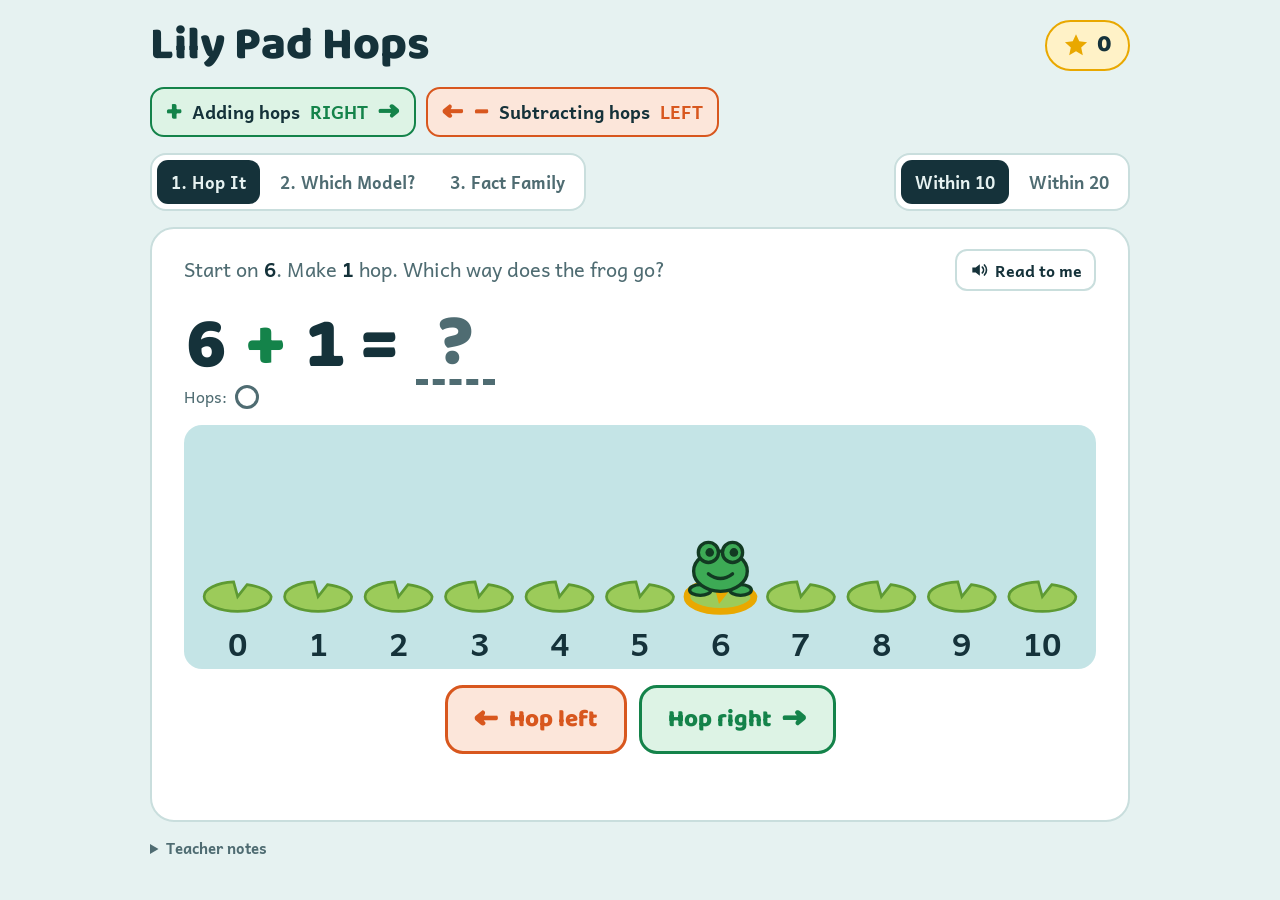
<file: lilypad/index.html>
<!doctype html>
<html lang="en">
<head>
<meta charset="utf-8">
<meta name="viewport" content="width=device-width,initial-scale=1,viewport-fit=cover">
<style>body{margin:0}</style>
<title>Lily Pad Hops</title>
<link rel="preconnect" href="https://fonts.googleapis.com">
<link rel="preconnect" href="https://fonts.gstatic.com" crossorigin>
<link rel="stylesheet" href="https://fonts.googleapis.com/css2?family=Andika:wght@400;700&family=Baloo+2:wght@600;800&display=swap">
<style>
/* Layout: one pond "game board" card under a sticky rule strip; number line is the hero, controls sit under it. */
:root{
  --bg:#E6F2F1; --surface:#FFFFFF; --ink:#15323A; --muted:#4F6C72; --line:#C9DEDD;
  --water:#C4E4E6; --pad:#9CCB5A; --pad-edge:#5E9A33;
  --frog:#3DAA55; --frog-ink:#123A22;
  --plus:#14834A; --plus-soft:#DDF3E5; --minus:#D8571E; --minus-soft:#FCE6DA;
  --sun:#E9A800; --sun-soft:#FFF2C7;
  --display:"Baloo 2","Trebuchet MS",system-ui,sans-serif;
  --body:"Andika","Comic Sans MS",system-ui,sans-serif;
}
@media (prefers-color-scheme: dark){:root:not([data-theme="light"]){
  --bg:#0E2127; --surface:#163039; --ink:#E5F3F0; --muted:#9DBCBF; --line:#2A4A52;
  --water:#1C4650; --pad:#6E9E3E; --pad-edge:#A7D16C;
  --frog:#5CC673; --frog-ink:#06200F;
  --plus:#4DD18B; --plus-soft:#173F2C; --minus:#FF8F55; --minus-soft:#4A2717;
  --sun:#F6C445; --sun-soft:#3D3313; color-scheme:dark}}
:root[data-theme="dark"]{
  --bg:#0E2127; --surface:#163039; --ink:#E5F3F0; --muted:#9DBCBF; --line:#2A4A52;
  --water:#1C4650; --pad:#6E9E3E; --pad-edge:#A7D16C;
  --frog:#5CC673; --frog-ink:#06200F;
  --plus:#4DD18B; --plus-soft:#173F2C; --minus:#FF8F55; --minus-soft:#4A2717;
  --sun:#F6C445; --sun-soft:#3D3313; color-scheme:dark}

[hidden]{display:none!important}
body{background:var(--bg);color:var(--ink);font-family:var(--body);font-size:18px;line-height:1.45}
.wrap{max-width:980px;margin:0 auto;padding-left:max(16px,env(safe-area-inset-left,0px));padding-right:max(16px,env(safe-area-inset-right,0px));padding-block:20px 40px;display:grid;gap:16px}
h1,h2{font-family:var(--display);margin:0;text-wrap:balance;line-height:1.05}
h1{font-size:clamp(30px,6vw,46px);font-weight:800}
header{display:flex;flex-wrap:wrap;align-items:center;justify-content:space-between;gap:12px}
.stars{display:flex;align-items:center;gap:8px;background:var(--sun-soft);border:2px solid var(--sun);border-radius:999px;padding:6px 16px;font-family:var(--display);font-weight:800;font-size:24px;font-variant-numeric:tabular-nums}
.stars svg{width:26px;height:26px}
.stars.pop{animation:pop .5s}
@keyframes pop{40%{transform:scale(1.25)}}

.rules{display:flex;flex-wrap:wrap;gap:10px}
.rule{display:flex;align-items:center;gap:10px;border-radius:14px;padding:8px 14px;font-weight:700;font-size:18px;border:2px solid}
.rule .sym{font-family:var(--display);font-size:30px;line-height:1;font-weight:800}
.rule.plus{background:var(--plus-soft);border-color:var(--plus);color:var(--plus)}
.rule.minus{background:var(--minus-soft);border-color:var(--minus);color:var(--minus)}
.rule span.word{color:var(--ink)}

.bar{display:flex;flex-wrap:wrap;gap:10px;justify-content:space-between;align-items:center}
.seg{display:flex;flex-wrap:wrap;gap:6px;background:var(--surface);border:2px solid var(--line);border-radius:16px;padding:5px}
.seg button{font:700 17px var(--body);color:var(--muted);background:none;border:0;border-radius:11px;padding:8px 14px;cursor:pointer}
.seg button[aria-pressed="true"]{background:var(--ink);color:var(--bg)}
button:focus-visible{outline:3px solid var(--sun);outline-offset:2px}

.board{background:var(--surface);border:2px solid var(--line);border-radius:24px;padding:20px max(16px,2.5vw);display:grid;gap:16px;min-width:0}
.prompt{display:flex;flex-wrap:wrap;align-items:center;justify-content:space-between;gap:12px}
.ask{font-size:20px;color:var(--muted);margin:0;max-width:60ch}
.ask b{color:var(--ink)}
.read{font:700 16px var(--body);display:flex;align-items:center;gap:6px;background:none;border:2px solid var(--line);color:var(--ink);border-radius:12px;padding:6px 12px;cursor:pointer}
.model{font-family:var(--display);font-weight:800;font-size:clamp(44px,10vw,72px);line-height:1;display:flex;align-items:center;gap:.25em;flex-wrap:wrap;font-variant-numeric:tabular-nums}
.op.plus{color:var(--plus)} .op.minus{color:var(--minus)}
.blank{min-width:1.1em;text-align:center;border-bottom:6px dashed var(--muted);color:var(--muted)}
.blank.done{border-bottom-color:transparent;color:var(--ink);animation:pop .5s}
.dots{display:flex;gap:8px;align-items:center;font-size:16px;color:var(--muted)}
.dot{width:18px;height:18px;border-radius:50%;border:3px solid var(--muted)}
.dot.on{background:var(--sun);border-color:var(--sun)}

.pond{overflow-x:auto;border-radius:18px;background:var(--water);-webkit-overflow-scrolling:touch}
.pond svg{display:block;width:100%;height:auto}
.pond.wide svg{min-width:900px}
.padnum{font-family:var(--body);font-weight:700;font-size:24px;fill:var(--ink);text-anchor:middle}
.lily{fill:var(--pad);stroke:var(--pad-edge);stroke-width:2}
.lily.start{stroke:var(--sun);stroke-width:5}
.lily.land{stroke:var(--ink);stroke-width:5}
.arc{fill:none;stroke-width:5;stroke-linecap:round}
.arc.plus{stroke:var(--plus)} .arc.minus{stroke:var(--minus)}
.hopn{font-family:var(--display);font-weight:800;font-size:22px;text-anchor:middle}
.hopn.plus{fill:var(--plus)} .hopn.minus{fill:var(--minus)}
#frog .skin{fill:var(--frog);stroke:var(--frog-ink);stroke-width:2.5}
#frog .ink{fill:var(--frog-ink)}
#frog .mouth{fill:none;stroke:var(--frog-ink);stroke-width:2.5;stroke-linecap:round}
.shake{animation:shake .45s}
@keyframes shake{20%,60%{transform:translateX(-8px)}40%,80%{transform:translateX(8px)}}

.controls{display:flex;flex-wrap:wrap;gap:12px;justify-content:center}
.big{font:800 24px var(--display);border-radius:18px;padding:12px 26px;cursor:pointer;border:3px solid;display:flex;align-items:center;gap:10px;min-height:64px}
.big.left{background:var(--minus-soft);color:var(--minus);border-color:var(--minus)}
.big.right{background:var(--plus-soft);color:var(--plus);border-color:var(--plus)}
.big.next{background:var(--ink);color:var(--bg);border-color:var(--ink)}
.big.ghost{background:none;color:var(--ink);border-color:var(--line)}
.big:disabled{opacity:.45;cursor:default}
.big .arrow{font-size:34px;line-height:1}

.choices{display:grid;grid-template-columns:repeat(auto-fit,minmax(200px,1fr));gap:12px}
.choice{font:800 34px var(--display);background:var(--surface);color:var(--ink);border:3px solid var(--line);border-radius:18px;padding:10px;cursor:pointer;font-variant-numeric:tabular-nums}
.choice.right{border-color:var(--plus);background:var(--plus-soft)}
.choice.wrong{border-color:var(--minus);opacity:.6}

.feedback{min-height:1.5em;font-size:20px;font-weight:700;text-align:center;margin:0}
.feedback.good{color:var(--plus)} .feedback.oops{color:var(--minus)}

/* fact family */
.family{display:grid;grid-template-columns:minmax(0,260px) minmax(0,1fr);gap:20px;align-items:start}
@media (max-width:640px){.family{grid-template-columns:1fr}}
.house{display:grid;justify-items:center}
.roof{width:100%;max-width:260px;aspect-ratio:2/1;background:var(--sun);clip-path:polygon(50% 0,100% 100%,0 100%);display:grid;grid-template-rows:1fr 1fr;align-items:end;padding-bottom:6px}
.roof .top{text-align:center;font:800 34px var(--display);color:#15323A;align-self:end}
.roof .pair{display:flex;justify-content:space-around;font:800 30px var(--display);color:#15323A;padding:0 22%}
.rooms{width:88%;max-width:228px;border:3px solid var(--sun);border-top:0;border-radius:0 0 12px 12px;padding:10px;display:grid;gap:8px;background:var(--surface)}
.room{height:46px;border:2px dashed var(--line);border-radius:10px;display:flex;align-items:center;justify-content:center;gap:.25em;font:800 26px var(--display);font-variant-numeric:tabular-nums}
.room.filled{border-style:solid;border-color:var(--line);animation:pop .5s}
.cards{display:grid;grid-template-columns:repeat(auto-fit,minmax(150px,1fr));gap:10px;align-content:start}
.cards .choice{font-size:28px}
.cards .choice.used{visibility:hidden}
.notice{background:var(--sun-soft);border:2px solid var(--sun);border-radius:16px;padding:14px 18px;font-size:19px}
.notice b.p{color:var(--plus)} .notice b.m{color:var(--minus)}

.teacher{font-size:15px;color:var(--muted);max-width:75ch}
.teacher summary{cursor:pointer;font-weight:700}
@media (prefers-reduced-motion: reduce){*{animation:none!important}}
</style>
</head>
<body>

<div class="wrap">
  <header>
    <h1>Lily Pad Hops</h1>
    <div class="stars" id="stars" aria-label="Stars earned">
      <svg viewBox="0 0 24 24" aria-hidden="true"><path d="M12 2l3 6.6 7.2.8-5.4 4.9 1.5 7.1L12 17.8 5.7 21.4l1.5-7.1L1.8 9.4 9 8.6z" style="fill:var(--sun)"/></svg>
      <span id="starCount">0</span>
    </div>
  </header>

  <div class="rules" aria-label="Hop rules">
    <div class="rule plus"><span class="sym">+</span><span class="word">Adding hops</span> RIGHT <span class="sym">→</span></div>
    <div class="rule minus"><span class="sym">←</span><span class="sym">−</span><span class="word">Subtracting hops</span> LEFT</div>
  </div>

  <div class="bar">
    <div class="seg" role="group" aria-label="Game">
      <button id="m-hop" aria-pressed="true">1. Hop It</button>
      <button id="m-which" aria-pressed="false">2. Which Model?</button>
      <button id="m-family" aria-pressed="false">3. Fact Family</button>
    </div>
    <div class="seg" role="group" aria-label="Numbers">
      <button id="lv10" aria-pressed="true">Within 10</button>
      <button id="lv20" aria-pressed="false">Within 20</button>
    </div>
  </div>

  <section class="board" id="board">
    <div class="prompt">
      <p class="ask" id="ask"></p>
      <button class="read" id="readBtn" type="button">
        <svg width="20" height="20" viewBox="0 0 24 24" aria-hidden="true"><path d="M4 9h4l5-4v14l-5-4H4z" style="fill:currentColor"/><path d="M16 8.5a5 5 0 0 1 0 7M18.5 6a8.5 8.5 0 0 1 0 12" style="fill:none;stroke:currentColor;stroke-width:2;stroke-linecap:round"/></svg>
        Read to me
      </button>
    </div>
    <div id="top"></div>
    <div class="pond" id="pond">
      <svg id="line" role="img" aria-label="Number line with lily pads"></svg>
    </div>
    <div id="bottom"></div>
    <p class="feedback" id="fb" aria-live="polite"></p>
  </section>

  <details class="teacher">
    <summary>Teacher notes</summary>
    <p>Supports 1.OA.B.4, 1.OA.C.5 and 1.OA.C.6 (relating counting to addition and subtraction, and understanding subtraction as an unknown-addend problem). <b>Hop It</b> has students choose the direction before every hop. <b>Which Model?</b> has them read hops and pick the number model; wrong answers explain the mix-up (wrong start or wrong direction). <b>Fact Family</b> has them find all four facts, then names the pattern: plus facts end on the whole, minus facts start on it. Stars reset when the page reloads.</p>
  </details>
</div>

<script>
(function(){
const NS="http://www.w3.org/2000/svg";
const $=id=>document.getElementById(id);
const reduce=matchMedia("(prefers-reduced-motion: reduce)").matches;
const MINUS="−";
const S=60,M=40,Y0=118,H=182;
const boot=window.claude?.hot?.data||{};
const state={mode:boot.mode||"hop",max:boot.max||10,stars:boot.stars||0,busy:false,speak:""};
window.claude?.hot?.snapshot?.(()=>({mode:state.mode,max:state.max,stars:state.stars}));

const rnd=(a,b)=>a+Math.floor(Math.random()*(b-a+1));
const shuffle=a=>{for(let i=a.length-1;i>0;i--){const j=rnd(0,i);[a[i],a[j]]=[a[j],a[i]]}return a};
const X=n=>M+n*S;
const sym=op=>op==="+"?"+":MINUS;
const word=op=>op==="+"?"plus":"minus";
const kind=op=>op==="+"?"plus":"minus";
const calc=(a,op,b)=>op==="+"?a+b:a-b;
function modelHTML(a,op,b,c){return `${a} <span class="op ${kind(op)}">${sym(op)}</span> ${b} = ${c}`}
function mk(tag,attrs,parent){const e=document.createElementNS(NS,tag);for(const k in attrs)e.setAttribute(k,attrs[k]);if(parent)parent.appendChild(e);return e}
function say(t){try{const s=window.speechSynthesis;if(!s)return;s.cancel();const u=new SpeechSynthesisUtterance(t);u.rate=.88;s.speak(u)}catch(e){}}
function fb(text,cls){const f=$("fb");f.textContent=text;f.className="feedback "+(cls||"")}
function addStar(){state.stars++;$("starCount").textContent=state.stars;const s=$("stars");s.classList.remove("pop");void s.offsetWidth;s.classList.add("pop")}
function shake(el){el.classList.remove("shake");void el.getBBox?.();void el.offsetWidth;el.classList.add("shake")}

/* ---------- number line ---------- */
let svg,arcs,frog,frogInner,pads=[];
function buildLine(){
  svg=$("line");svg.innerHTML="";pads=[];
  const W=2*M+state.max*S;
  svg.setAttribute("viewBox",`0 0 ${W} ${H}`);
  $("pond").classList.toggle("wide",state.max>10);
  const defs=mk("defs",{},svg);
  for(const k of ["plus","minus"]){
    const m=mk("marker",{id:"arr-"+k,viewBox:"0 0 10 10",refX:"6",refY:"5",markerWidth:"3.6",markerHeight:"3.6",orient:"auto-start-reverse"},defs);
    mk("path",{d:"M0 0L10 5L0 10z",style:`fill:var(--${k})`},m);
  }
  for(let n=0;n<=state.max;n++){
    const g=mk("g",{},svg);
    pads.push(mk("path",{class:"lily",d:`M${X(n)} ${Y0+10} m-25 0 a25 11 0 1 0 50 0 a25 11 0 0 0 -18 -9 l-7 9 l-3 -11 a25 11 0 0 0 -22 11z`},g));
    const t=mk("text",{class:"padnum",x:X(n),y:H-10},g);t.textContent=n;
  }
  arcs=mk("g",{},svg);
  frog=mk("g",{id:"frog"},svg);
  frogInner=mk("g",{},frog);
  frogInner.innerHTML=`<ellipse class="skin" cx="-15" cy="-3" rx="8" ry="4"/><ellipse class="skin" cx="15" cy="-3" rx="8" ry="4"/>
  <ellipse class="skin" cx="0" cy="-17" rx="20" ry="15"/>
  <circle class="skin" cx="-9" cy="-31" r="7.5"/><circle class="skin" cx="9" cy="-31" r="7.5"/>
  <circle class="ink" cx="-8" cy="-31" r="3.2"/><circle class="ink" cx="10" cy="-31" r="3.2"/>
  <path class="mouth" d="M-9 -15 Q0 -8 9 -15"/>`;
}
function setFrog(n){frog.setAttribute("transform",`translate(${X(n)},${Y0+8})`);follow(X(n))}
function follow(px){const p=$("pond");if(p.scrollWidth<=p.clientWidth)return;const frac=px/(2*M+state.max*S);p.scrollLeft=frac*p.scrollWidth-p.clientWidth/2}
function mark(n,cls){pads.forEach(p=>p.classList.remove(cls));if(n!=null&&pads[n])pads[n].classList.add(cls)}
function clearArcs(){arcs.innerHTML=""}
function hopOnce(from,to,idx){
  return new Promise(res=>{
    const k=to>from?"plus":"minus";
    const x1=X(from),x2=X(to),mx=(x1+x2)/2,cy=Y0-112;
    const path=mk("path",{class:"arc "+k,d:`M${x1} ${Y0} Q${mx} ${cy} ${x2} ${Y0}`},arcs);
    const len=path.getTotalLength();path.style.strokeDasharray=len;path.style.strokeDashoffset=len;
    const dur=reduce?40:430,t0=performance.now();
    function step(now){
      const t=Math.min(1,(now-t0)/dur);
      const bx=(1-t)**2*x1+2*(1-t)*t*mx+t*t*x2, by=(1-t)**2*Y0+2*(1-t)*t*cy+t*t*Y0;
      frog.setAttribute("transform",`translate(${bx},${by+8})`);
      path.style.strokeDashoffset=len*(1-t);
      if(t<1)requestAnimationFrame(step);
      else{path.style.strokeDasharray="none";path.setAttribute("marker-end",`url(#arr-${k})`);
        const tx=mk("text",{class:"hopn "+k,x:mx,y:(Y0+cy)/2-8},arcs);tx.textContent=idx;follow(x2);setTimeout(res,reduce?20:90)}
    }
    requestAnimationFrame(step);
  });
}
async function hopRun(start,op,b){
  let n=start;
  for(let i=1;i<=b;i++){const to=op==="+"?n+1:n-1;await hopOnce(n,to,i);n=to}
  return n;
}

/* ---------- mode 1: Hop It ---------- */
let P;
function genProblem(){
  const max=state.max,cap=max>10?9:max;
  let op,a,b;
  for(let tries=0;tries<50;tries++){
    op=Math.random()<.5?"+":"-";
    if(op==="+"){a=rnd(0,max-1);b=rnd(1,Math.min(cap,max-a))}
    else{a=rnd(1,max);b=rnd(1,Math.min(cap,a))}
    if(!P||P.a!==a||P.b!==b||P.op!==op)break;
  }
  return {a,op,b,c:calc(a,op,b)};
}
function startHop(){
  P=genProblem();P.done=0;P.pos=P.a;state.busy=false;
  buildLine();setFrog(P.a);mark(P.a,"start");mark(null,"land");
  $("ask").innerHTML=`Start on <b>${P.a}</b>. Make <b>${P.b}</b> hop${P.b>1?"s":""}. Which way does the frog go?`;
  state.speak=`${P.a} ${word(P.op)} ${P.b}. Start on ${P.a}. Make ${P.b} hops. Which way does the frog go?`;
  $("top").innerHTML=`<div class="model" aria-live="polite">${P.a} <span class="op ${kind(P.op)}">${sym(P.op)}</span> ${P.b} = <span class="blank" id="blank">?</span></div>
    <div class="dots" id="dots" aria-label="Hops made">Hops: ${Array.from({length:P.b},()=>'<span class="dot"></span>').join("")}</div>`;
  $("bottom").innerHTML=`<div class="controls">
    <button class="big left" id="goL" type="button"><span class="arrow">←</span> Hop left</button>
    <button class="big right" id="goR" type="button">Hop right <span class="arrow">→</span></button>
    <button class="big next" id="next" type="button" hidden>Next problem</button></div>`;
  $("goL").onclick=()=>tryHop("-",$("goL"));
  $("goR").onclick=()=>tryHop("+",$("goR"));
  $("next").onclick=startHop;
  fb("");
}
async function tryHop(dir,btn){
  if(state.busy||P.done>=P.b)return;
  if(dir!==P.op){
    shake(btn);
    fb(P.op==="+"?"Oops! Plus means adding. Adding hops RIGHT →":"Oops! Minus means taking away. Subtracting hops LEFT ←","oops");
    return;
  }
  fb("");state.busy=true;
  const to=dir==="+"?P.pos+1:P.pos-1;
  P.done++;await hopOnce(P.pos,to,P.done);P.pos=to;
  $("dots").querySelectorAll(".dot")[P.done-1].classList.add("on");
  state.busy=false;
  if(P.done===P.b){
    mark(P.c,"land");const bl=$("blank");bl.textContent=P.c;bl.classList.add("done");
    addStar();
    fb(`You landed on ${P.c}! ${P.a} ${sym(P.op)} ${P.b} = ${P.c}`,"good");
    say(`You landed on ${P.c}. ${P.a} ${word(P.op)} ${P.b} equals ${P.c}`);
    $("goL").disabled=$("goR").disabled=true;$("next").hidden=false;$("next").focus();
  }
}

/* ---------- mode 2: Which Model? ---------- */
let Q;
async function startWhich(){
  Q=genProblem();state.busy=true;
  const inv=Q.op==="+"?"-":"+";
  const opts=[{a:Q.a,op:Q.op,b:Q.b,c:Q.c,ok:true}];
  // same numbers, starts at the end and hops back
  opts.push({a:Q.c,op:inv,b:Q.b,c:Q.a,why:`That model starts on ${Q.c}. Our frog started on ${Q.a}.`});
  // same start, wrong direction (or wrong count if it would fall off the pond)
  const wd=calc(Q.a,inv,Q.b);
  if(wd>=0&&wd<=state.max) opts.push({a:Q.a,op:inv,b:Q.b,c:wd,why:Q.op==="+"?"That one hops LEFT. Our frog hopped RIGHT, so it is adding.":"That one hops RIGHT. Our frog hopped LEFT, so it is subtracting."});
  else{const b2=Q.b>1?Q.b-1:Q.b+1;opts.push({a:Q.a,op:Q.op,b:b2,c:calc(Q.a,Q.op,b2),why:`Count the hops again. The frog made ${Q.b} hops.`})}
  shuffle(opts);
  buildLine();setFrog(Q.a);mark(Q.a,"start");mark(null,"land");
  $("ask").innerHTML=`Watch the frog hop. <b>Which number model matches?</b>`;
  state.speak="Watch the frog hop. Which number model matches?";
  $("top").innerHTML="";
  $("bottom").innerHTML=`<div class="choices" id="choices">${opts.map((o,i)=>`<button class="choice" type="button" data-i="${i}">${modelHTML(o.a,o.op,o.b,o.c)}</button>`).join("")}</div>
    <div class="controls" style="margin-top:12px"><button class="big ghost" id="replay" type="button">Watch again</button><button class="big next" id="next" type="button" hidden>Next problem</button></div>`;
  $("choices").querySelectorAll(".choice").forEach(btn=>btn.onclick=()=>{
    if(state.busy||Q.solved)return;
    const o=opts[+btn.dataset.i];
    if(o.ok){btn.classList.add("right");Q.solved=true;addStar();
      fb(`Yes! Start on ${Q.a}, hop ${Q.op==="+"?"right":"left"} ${Q.b}, land on ${Q.c}.`,"good");
      say(`Yes! ${Q.a} ${word(Q.op)} ${Q.b} equals ${Q.c}`);$("next").hidden=false;$("next").focus()}
    else{btn.classList.add("wrong");btn.disabled=true;fb(o.why,"oops");say(o.why)}
  });
  $("replay").onclick=play;$("next").onclick=startWhich;
  fb("");
  await play();
}
async function play(){
  state.busy=true;clearArcs();setFrog(Q.a);mark(null,"land");
  await new Promise(r=>setTimeout(r,reduce?0:350));
  await hopRun(Q.a,Q.op,Q.b);mark(Q.c,"land");state.busy=false;
}

/* ---------- mode 3: Fact Family ---------- */
let F;
function startFamily(){
  let p,q,w;
  do{w=rnd(3,state.max);p=rnd(1,w-1);q=w-p}while(p===q||(F&&F.w===w&&F.p===p));
  const facts=[{a:p,op:"+",b:q,c:w},{a:q,op:"+",b:p,c:w},{a:w,op:"-",b:p,c:q},{a:w,op:"-",b:q,c:p}].map(f=>({...f,ok:true}));
  const big=Math.max(p,q),small=Math.min(p,q);
  const fakes=[{a:w,op:"+",b:small,c:w+small},{a:big,op:"-",b:small,c:big-small}];
  F={p,q,w,found:0,cards:shuffle([...facts,...fakes])};
  buildLine();setFrog(0);mark(null,"start");mark(null,"land");
  $("ask").innerHTML=`These three numbers are a family: <b>${p}, ${q} and ${w}</b>. Tap the <b>4</b> number models that live in their house.`;
  state.speak=`${p}, ${q}, and ${w} are a fact family. Find the 4 number models that live in their house.`;
  $("top").innerHTML="";
  $("bottom").innerHTML=`<div class="family">
    <div class="house"><div class="roof"><div class="top">${w}</div><div class="pair"><span>${p}</span><span>${q}</span></div></div>
      <div class="rooms" id="rooms">${'<div class="room"></div>'.repeat(4)}</div></div>
    <div class="cards" id="cards">${F.cards.map((o,i)=>`<button class="choice" type="button" data-i="${i}">${modelHTML(o.a,o.op,o.b,o.c)}</button>`).join("")}</div>
  </div>
  <div id="noticeSlot"></div>
  <div class="controls" style="margin-top:12px"><button class="big next" id="next" type="button" hidden>New family</button></div>`;
  $("cards").querySelectorAll(".choice").forEach(btn=>btn.onclick=()=>pickFact(btn));
  $("next").onclick=startFamily;
  fb("");
}
async function pickFact(btn){
  if(state.busy)return;
  const o=F.cards[+btn.dataset.i];
  if(!o.ok){btn.classList.add("wrong");btn.disabled=true;
    const msg=`Every fact in this family uses ${F.p}, ${F.q} and ${F.w}. This one doesn't.`;fb(msg,"oops");say(msg);return}
  state.busy=true;btn.disabled=true;fb(`${o.a} ${sym(o.op)} ${o.b}: start on ${o.a} and hop ${o.op==="+"?"RIGHT →":"← LEFT"}`,o.op==="+"?"good":"oops");
  say(`${o.a} ${word(o.op)} ${o.b}. Start on ${o.a} and hop ${o.op==="+"?"right":"left"}.`);
  clearArcs();setFrog(o.a);mark(o.a,"start");mark(null,"land");
  await new Promise(r=>setTimeout(r,reduce?0:300));
  await hopRun(o.a,o.op,o.b);mark(o.c,"land");
  btn.classList.add("used");
  const room=$("rooms").children[F.found];room.innerHTML=modelHTML(o.a,o.op,o.b,o.c);room.classList.add("filled");
  F.found++;addStar();state.busy=false;
  if(F.found===4){
    $("cards").querySelectorAll(".choice:not(.used)").forEach(b=>b.disabled=true);
    fb("You found the whole family!","good");
    $("noticeSlot").innerHTML=`<div class="notice"><b>Notice:</b> both <b class="p">+</b> facts start small and hop <b class="p">RIGHT</b> to ${F.w}. Both <b class="m">${MINUS}</b> facts start on ${F.w} and hop <b class="m">LEFT</b>. Same numbers, opposite directions!</div>`;
    say(`You found the whole family! The plus facts hop right to ${F.w}. The minus facts start on ${F.w} and hop left.`);
    $("next").hidden=false;$("next").focus();
  }
}

/* ---------- wiring ---------- */
const modes={hop:startHop,which:startWhich,family:startFamily};
function setMode(m){state.mode=m;["hop","which","family"].forEach(k=>$("m-"+k).setAttribute("aria-pressed",k===m));state.busy=false;try{speechSynthesis.cancel()}catch(e){}modes[m]()}
function setLevel(n){state.max=n;$("lv10").setAttribute("aria-pressed",n===10);$("lv20").setAttribute("aria-pressed",n===20);P=Q=F=null;setMode(state.mode)}
$("m-hop").onclick=()=>setMode("hop");$("m-which").onclick=()=>setMode("which");$("m-family").onclick=()=>setMode("family");
$("lv10").onclick=()=>setLevel(10);$("lv20").onclick=()=>setLevel(20);
$("readBtn").onclick=()=>say(state.speak);
document.addEventListener("keydown",e=>{if(state.mode!=="hop"||!$("goL"))return;if(e.key==="ArrowLeft")$("goL").click();if(e.key==="ArrowRight")$("goR").click()});
$("starCount").textContent=state.stars;
setLevel(state.max);
})();
</script>


</body>
</html>
</file>
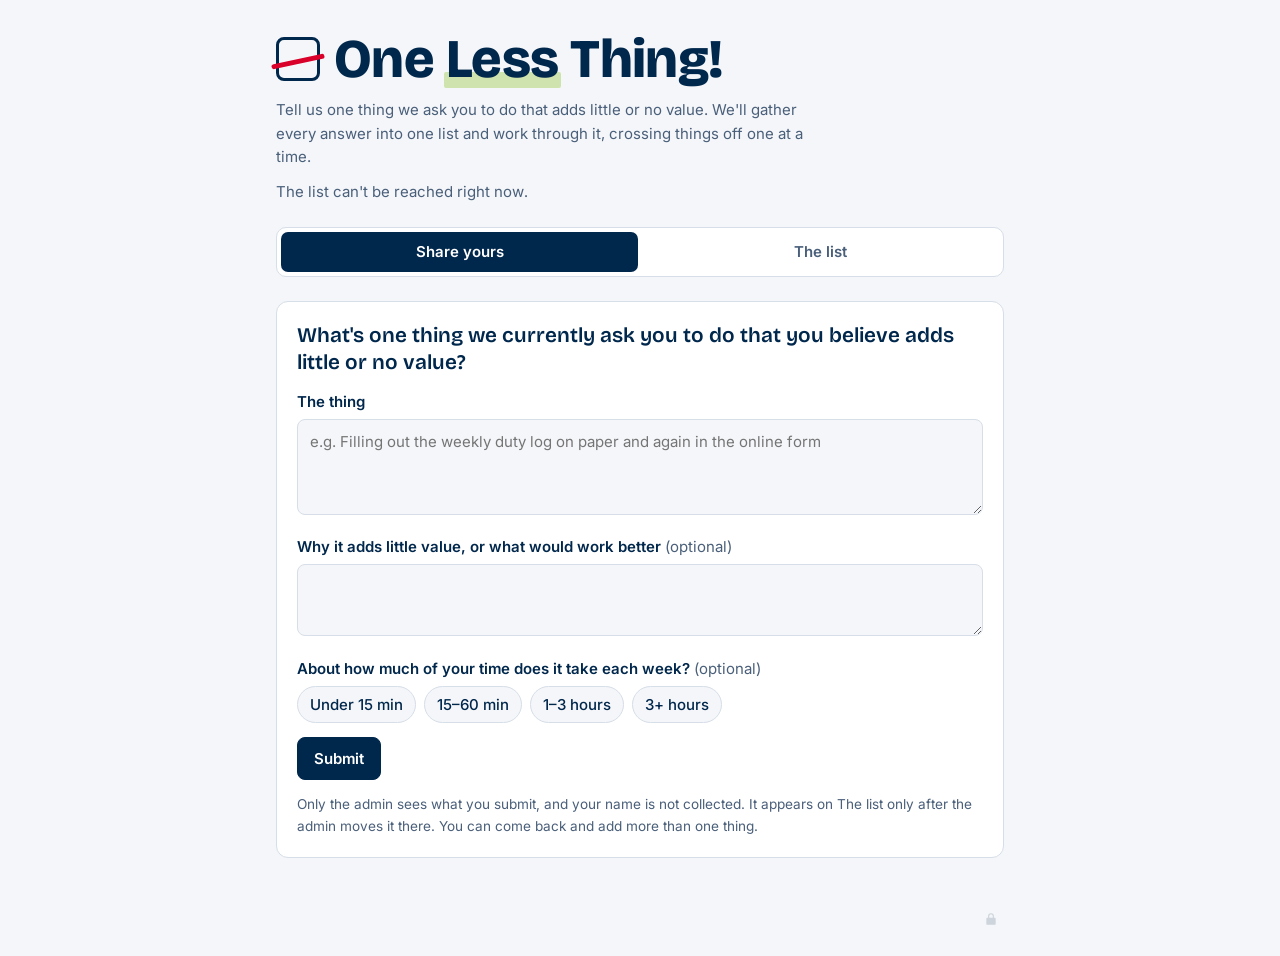
<file: one-less-thing/index.html>
<!doctype html>
<html lang="en">
<head>
<meta charset="utf-8">
<meta name="viewport" content="width=device-width,initial-scale=1,viewport-fit=cover">
<title>One Less Thing!</title>
<meta name="description" content="Tell us one thing we ask you to do that adds little or no value.">
<link rel="preconnect" href="https://fonts.googleapis.com">
<link rel="preconnect" href="https://fonts.gstatic.com" crossorigin>
<link rel="stylesheet" href="https://fonts.googleapis.com/css2?family=Bricolage+Grotesque:opsz,wght@12..96,600;12..96,800&family=Inter:wght@400;500;600&display=swap">
<link rel="stylesheet" href="style.css">
</head>
<body>
<div class="wrap">
  <header>
    <div class="brand">
      <div class="box" aria-hidden="true"></div>
      <h1>One <span class="less">Less</span> Thing!</h1>
    </div>
    <p class="lede">Tell us one thing we ask you to do that adds little or no value. We'll gather every answer into one list and work through it, crossing things off one at a time.</p>
    <div class="tally" id="tally" aria-live="polite"></div>
  </header>

  <nav class="tabs" id="tabs" aria-label="Sections">
    <a href="#ask" data-tab="ask">Share yours</a>
    <a href="#list" data-tab="list">The list</a>
    <a href="#review" data-tab="review" hidden>Master list</a>
  </nav>

  <section class="panel" id="p-ask">
    <div id="ask-note" hidden></div>
    <form class="card" id="form" novalidate>
      <p class="q">What's one thing we currently ask you to do that you believe adds little or no value?</p>
      <div>
        <label for="f-text">The thing</label>
        <textarea id="f-text" maxlength="600" placeholder="e.g. Filling out the weekly duty log on paper and again in the online form" required></textarea>
      </div>
      <div>
        <label for="f-why">Why it adds little value, or what would work better <span class="opt">(optional)</span></label>
        <textarea id="f-why" maxlength="1200" style="min-height:72px"></textarea>
      </div>
      <div>
        <label id="time-l">About how much of your time does it take each week? <span class="opt">(optional)</span></label>
        <div class="chips" role="radiogroup" aria-labelledby="time-l">
          <label><input type="radio" name="time" value="lt15"><span>Under 15 min</span></label>
          <label><input type="radio" name="time" value="15to60"><span>15–60 min</span></label>
          <label><input type="radio" name="time" value="1to3"><span>1–3 hours</span></label>
          <label><input type="radio" name="time" value="3plus"><span>3+ hours</span></label>
        </div>
      </div>
      <div class="row">
        <button class="primary" type="submit" id="f-submit">Submit</button>
        <span id="f-status" class="muted" role="status"></span>
      </div>
      <p class="privacy">Only the admin sees what you submit, and your name is not collected. It appears on The list only after the admin moves it there. You can come back and add more than one thing.</p>
    </form>
    <div class="card" id="mine-card" hidden>
      <h2>What you've shared</h2>
      <p class="privacy">Saved in this browser. You'll see these again when you come back on this device.</p>
      <ul class="mine" id="mine"></ul>
    </div>
  </section>

  <section class="panel" id="p-list" hidden></section>
  <section class="panel" id="p-review" hidden></section>

  <footer class="foot">
    <span id="admin-status"></span>
    <button type="button" id="lock" class="lock" aria-label="Admin sign-in">
      <svg viewBox="0 0 24 24" width="14" height="14" aria-hidden="true"><path fill="currentColor" d="M12 2a5 5 0 0 0-5 5v3H6a2 2 0 0 0-2 2v8a2 2 0 0 0 2 2h12a2 2 0 0 0 2-2v-8a2 2 0 0 0-2-2h-1V7a5 5 0 0 0-5-5Zm-3 8V7a3 3 0 1 1 6 0v3H9Z"/></svg>
    </button>
  </footer>
</div>
<dialog id="admin-dlg" aria-labelledby="admin-h">
  <form id="admin-form" method="dialog" class="dlg">
    <h2 id="admin-h">Admin sign-in</h2>
    <div>
      <label for="admin-pass">Passcode</label>
      <input type="password" id="admin-pass" autocomplete="current-password" required>
    </div>
    <p id="admin-msg" class="privacy" role="status"></p>
    <div class="row">
      <button class="primary" type="submit" id="admin-go">Sign in</button>
      <button type="button" id="admin-cancel">Cancel</button>
    </div>
  </form>
</dialog>
<script type="module" src="main.js"></script>
</body>
</html>
</file>
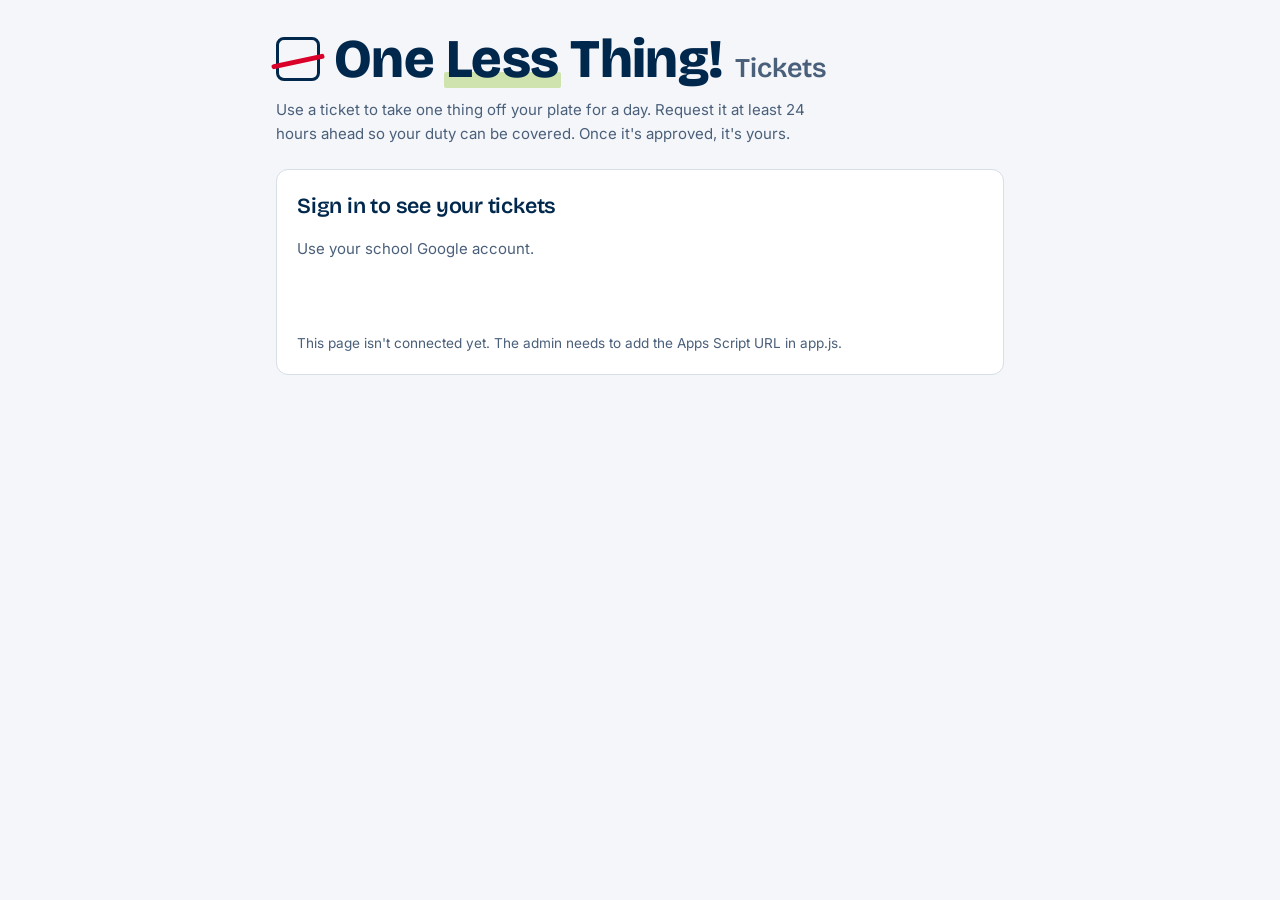
<file: tickets/index.html>
<!doctype html>
<html lang="en">
<head>
<meta charset="utf-8">
<meta name="viewport" content="width=device-width,initial-scale=1,viewport-fit=cover">
<title>One Less Thing! Tickets</title>
<meta name="description" content="Use a ticket to take one thing off your plate for a day.">
<link rel="preconnect" href="https://fonts.googleapis.com">
<link rel="preconnect" href="https://fonts.gstatic.com" crossorigin>
<link rel="stylesheet" href="https://fonts.googleapis.com/css2?family=Bricolage+Grotesque:opsz,wght@12..96,600;12..96,800&family=Inter:wght@400;500;600&display=swap">
<link rel="stylesheet" href="style.css">
</head>
<body>
<div class="wrap">
  <header>
    <div class="brand">
      <div class="box" aria-hidden="true"></div>
      <h1>One <span class="less">Less</span> Thing! <span class="sub">Tickets</span></h1>
    </div>
    <p class="lede">Use a ticket to take one thing off your plate for a day. Request it at least 24 hours ahead so your duty can be covered. Once it's approved, it's yours.</p>
    <div class="who" id="who" hidden></div>
  </header>

  <section class="card signin" id="signin">
    <h2>Sign in to see your tickets</h2>
    <p class="muted">Use your school Google account.</p>
    <div id="gbtn" class="gbtn"></div>
    <p id="signin-msg" class="privacy" role="status"></p>
  </section>

  <nav class="tabs" id="tabs" aria-label="Sections" hidden>
    <a href="#mine" data-tab="mine">My tickets</a>
    <a href="#approve" data-tab="approve" data-admin hidden>To approve</a>
    <a href="#coverage" data-tab="coverage" data-admin hidden>Coverage</a>
    <a href="#teachers" data-tab="teachers" data-admin hidden>Teachers</a>
  </nav>

  <section class="panel" id="p-mine" hidden>
    <div class="tix" id="tix"></div>

    <form class="card" id="form" novalidate>
      <h2>Request a ticket</h2>
      <div class="grid2">
        <div>
          <label for="f-ticket">Ticket</label>
          <select id="f-ticket" required></select>
        </div>
        <div>
          <label for="f-date">Day to use it</label>
          <input type="date" id="f-date" required>
        </div>
      </div>
      <div>
        <label for="f-note">Note for the admin <span class="opt">(optional)</span></label>
        <input type="text" id="f-note" maxlength="300" placeholder="e.g. Which lunch duty, or anything that helps with coverage">
      </div>
      <p class="privacy" id="f-rule"></p>
      <div class="row">
        <button class="primary" type="submit" id="f-submit">Send request</button>
        <span id="f-status" class="muted" role="status"></span>
      </div>
    </form>

    <div class="card">
      <h2>My requests</h2>
      <ul class="reqs" id="my-reqs"></ul>
    </div>
  </section>

  <section class="panel" id="p-approve" hidden></section>
  <section class="panel" id="p-coverage" hidden></section>
  <section class="panel" id="p-teachers" hidden></section>
</div>
<script src="app.js"></script>
</body>
</html>
</file>
<file: one-less-thing/style.css>
/* Lausanne brand colors (Branding Quick Reference):
   Lausanne blue (navy) #00274C · green #679423 · red #D9002A
   Status colors: navy = on the list, green = in progress, solid green = knocked off, red = the strike. */
:root{
  color-scheme:light;
  --bg:#F4F6F9; --surface:#FFFFFF; --ink:#00274C; --muted:#4A5F7A; --line:#D6DEE8;
  --accent:#00274C; --accent-soft:#E1E8F1;
  --strike:#D9002A; --mark:#CFE3AE;
  --green:#679423; --good:#4A7319; --good-soft:#EAF2DD; --on-good:#FFFFFF;
  --warn:#A8001F; --warn-soft:#FBE3E7;
  --display:"Bricolage Grotesque", "Inter", system-ui, sans-serif;
  --body:"Inter", system-ui, -apple-system, "Segoe UI", sans-serif;
}
@media (prefers-color-scheme: dark){:root:not([data-theme="light"]){
  --bg:#0B1626; --surface:#12213A; --ink:#E8EDF4; --muted:#A9B8CC; --line:#24344F;
  --accent:#8FB3E0; --accent-soft:#1A2F4F;
  --strike:#FF5A6E; --mark:#3E5A1F;
  --green:#7FAE3A; --good:#A5D06A; --good-soft:#1E3317; --on-good:#0B1626;
  --warn:#FF8496; --warn-soft:#3A1520; color-scheme:dark}}
:root[data-theme="dark"]{
  --bg:#0B1626; --surface:#12213A; --ink:#E8EDF4; --muted:#A9B8CC; --line:#24344F;
  --accent:#8FB3E0; --accent-soft:#1A2F4F;
  --strike:#FF5A6E; --mark:#3E5A1F;
  --green:#7FAE3A; --good:#A5D06A; --good-soft:#1E3317; --on-good:#0B1626;
  --warn:#FF8496; --warn-soft:#3A1520; color-scheme:dark}

*{box-sizing:border-box}
[hidden]{display:none!important}
body{margin:0;background:var(--bg);color:var(--ink);font:15px/1.55 var(--body)}
.wrap{max-width:760px;margin:0 auto;padding-block:32px 24px;padding-left:max(16px,env(safe-area-inset-left,0px));padding-right:max(16px,env(safe-area-inset-right,0px));display:flex;flex-direction:column;gap:24px;min-height:100vh}
h1,h2,h3{font-family:var(--display);margin:0;text-wrap:balance;letter-spacing:-.01em}
h1{font-size:clamp(2.2rem,7vw,3.4rem);font-weight:800;line-height:1;position:relative;z-index:0}
h2{font-size:1.35rem;font-weight:600}
p{margin:0}
.muted{color:var(--muted)}
.eyebrow{font-size:.72rem;font-weight:600;letter-spacing:.09em;text-transform:uppercase;color:var(--muted)}

header{display:flex;flex-direction:column;gap:12px}
.brand{display:flex;align-items:center;gap:14px}
.box{flex:none;width:44px;height:44px;border:3px solid var(--ink);border-radius:8px;position:relative}
.box::after{content:"";position:absolute;left:-8px;right:-8px;top:50%;height:5px;background:var(--strike);border-radius:3px;transform:rotate(-12deg)}
h1 .less{position:relative;white-space:nowrap}
h1 .less::after{content:"";position:absolute;left:-2%;right:-2%;bottom:.08em;height:.28em;background:var(--mark);z-index:-1;border-radius:2px}
.lede{max-width:60ch;color:var(--muted)}

.tally{display:flex;flex-wrap:wrap;gap:8px 20px;font-variant-numeric:tabular-nums}
.tally div{display:flex;align-items:baseline;gap:6px}
.tally b{font-family:var(--display);font-size:1.5rem;font-weight:800}
.tally .gone b{color:var(--strike)}
.tally .prog b{color:var(--good)}

nav.tabs{display:flex;gap:4px;padding:4px;background:var(--surface);border:1px solid var(--line);border-radius:10px;overflow-x:auto}
nav.tabs a{flex:1;text-align:center;padding:8px 12px;border-radius:7px;color:var(--muted);text-decoration:none;font-weight:600;white-space:nowrap}
nav.tabs a[aria-current="page"]{background:var(--ink);color:var(--surface)}
nav.tabs a:focus-visible{outline:2px solid var(--accent);outline-offset:2px}
.count{display:inline-block;min-width:1.4em;padding:0 6px;margin-left:4px;border-radius:99px;background:var(--strike);color:#fff;font-size:.75rem;line-height:1.5}

.panel{display:flex;flex-direction:column;gap:16px}
.card{background:var(--surface);border:1px solid var(--line);border-radius:12px;padding:20px;display:flex;flex-direction:column;gap:14px}
.q{font-family:var(--display);font-size:1.3rem;font-weight:600;line-height:1.3}
label{font-weight:600;display:block;margin-bottom:6px}
label .opt{font-weight:400;color:var(--muted)}
textarea,input[type=text],select{width:100%;font:inherit;color:var(--ink);background:var(--bg);border:1px solid var(--line);border-radius:8px;padding:10px 12px}
textarea{resize:vertical;min-height:96px}
textarea:focus,input:focus,select:focus{outline:2px solid var(--accent);outline-offset:0;border-color:transparent}
.chips{display:flex;flex-wrap:wrap;gap:8px}
.chips label{margin:0;font-weight:500}
.chips input{position:absolute;opacity:0;pointer-events:none}
.chips span{display:inline-block;padding:6px 12px;border:1px solid var(--line);border-radius:99px;cursor:pointer;background:var(--bg)}
.chips input:checked+span{background:var(--accent-soft);border-color:var(--accent);color:var(--accent)}
.chips input:focus-visible+span{outline:2px solid var(--accent);outline-offset:2px}
.row{display:flex;flex-wrap:wrap;gap:10px;align-items:center}
button{font:inherit;font-weight:600;border-radius:8px;padding:9px 16px;border:1px solid var(--line);background:var(--surface);color:var(--ink);cursor:pointer}
button:hover{border-color:var(--muted)}
button:focus-visible{outline:2px solid var(--accent);outline-offset:2px}
button.primary{background:var(--ink);color:var(--surface);border-color:var(--ink)}
button.knock{background:var(--strike);border-color:var(--strike);color:#fff}
button.small{padding:5px 10px;font-size:.85rem}
button.link{border:none;background:none;padding:4px 2px;color:var(--muted);text-decoration:underline}
button:disabled{opacity:.5;cursor:not-allowed}
.note{padding:10px 14px;border-radius:8px;background:var(--warn-soft);color:var(--warn);font-size:.92rem}
.note.ok{background:var(--good-soft);color:var(--good)}
.privacy{font-size:.85rem;color:var(--muted)}

.items{display:flex;flex-direction:column;gap:10px;list-style:none;margin:0;padding:0}
.item{background:var(--surface);border:1px solid var(--line);border-radius:12px;padding:16px 18px;display:grid;grid-template-columns:auto 1fr;gap:4px 14px}
.item .tick{grid-row:span 3;width:22px;height:22px;margin-top:2px;border:2px solid var(--muted);border-radius:5px;position:relative}
.item.working .tick{border-color:var(--green);border-width:3px}
.item.done .tick{border-color:var(--green);background:var(--green)}
.item.done .tick::after{content:"";position:absolute;left:6px;top:2px;width:5px;height:10px;border:solid #fff;border-width:0 2.5px 2.5px 0;transform:rotate(45deg)}
.item .t{font-weight:600;font-size:1.05rem;min-width:0;overflow-wrap:anywhere}
.item.done .t{text-decoration:line-through;text-decoration-color:var(--strike);text-decoration-thickness:3px;color:var(--muted)}
.item.justdone .t{animation:strike .6s ease-out}
@keyframes strike{from{text-decoration-color:transparent}to{text-decoration-color:var(--strike)}}
.meta{display:flex;flex-wrap:wrap;gap:6px 10px;align-items:center;font-size:.85rem;color:var(--muted)}
.pill{display:inline-block;padding:1px 9px;border-radius:99px;font-size:.78rem;font-weight:600}
.pill.open{background:var(--accent-soft);color:var(--accent)}
.pill.working{background:var(--good-soft);color:var(--good)}
.pill.done{background:var(--good);color:var(--on-good)}
.pill.you{background:var(--mark);color:var(--ink)}
.changed{font-size:.92rem}
.changed b{font-weight:600}
.quotes{display:flex;flex-direction:column;gap:8px;margin:6px 0 0;padding:0;list-style:none}
.quotes li{border-left:3px solid var(--line);padding-left:10px;font-size:.9rem}
.quotes .why{color:var(--muted)}
.next{border:2px solid var(--ink)}
.group-h{display:flex;justify-content:space-between;align-items:baseline;gap:8px;margin-top:6px}
.empty{padding:28px 20px;text-align:center;border:1.5px dashed var(--line);border-radius:12px;color:var(--muted)}
.empty b{display:block;color:var(--ink);font-family:var(--display);font-size:1.1rem;margin-bottom:4px}
.inline{display:flex;flex-direction:column;gap:8px;grid-column:2;margin-top:8px}
.item .acts{grid-column:2;margin-top:6px}
.resp{background:var(--surface);border:1px solid var(--line);border-radius:12px;padding:16px 18px;display:flex;flex-direction:column;gap:10px}
.resp .txt{font-weight:600;font-size:1.02rem;overflow-wrap:anywhere}
.resp .why{color:var(--muted);font-size:.92rem;overflow-wrap:anywhere}
.mine{display:flex;flex-direction:column;gap:8px;list-style:none;margin:0;padding:0}
.mine li{display:flex;justify-content:space-between;gap:12px;align-items:flex-start;padding:10px 0;border-top:1px solid var(--line)}
.mine li:first-child{border-top:none}
.mine .x{min-width:0;overflow-wrap:anywhere}
details summary{cursor:pointer;color:var(--muted);font-weight:600}

/* footer + hidden admin sign-in */
.foot{margin-top:auto;padding-top:24px;display:flex;justify-content:flex-end;align-items:center;gap:10px;font-size:.82rem;color:var(--muted)}
.lock{border:none;background:none;padding:6px;line-height:0;color:var(--muted);opacity:.22;border-radius:6px}
.lock:hover,.lock:focus-visible{opacity:.9}
.lock[aria-pressed="true"]{opacity:.7;color:var(--good)}

dialog{border:1px solid var(--line);border-radius:12px;background:var(--surface);color:var(--ink);padding:0;width:min(360px,calc(100vw - 32px))}
dialog::backdrop{background:rgba(10,14,20,.45)}
.dlg{display:flex;flex-direction:column;gap:14px;padding:20px}
input[type=password]{width:100%;font:inherit;color:var(--ink);background:var(--bg);border:1px solid var(--line);border-radius:8px;padding:10px 12px}
#admin-msg:not(:empty){color:var(--strike)}

@media (prefers-reduced-motion:reduce){*{animation:none!important;transition:none!important}}
</file>
<file: tickets/style.css>
/* Lausanne brand colors (Branding Quick Reference):
   Lausanne blue (navy) #00274C · green #679423 · red #D9002A
   Status colors: navy = on the list, green = in progress, solid green = knocked off, red = the strike. */
:root{
  color-scheme:light;
  --bg:#F4F6F9; --surface:#FFFFFF; --ink:#00274C; --muted:#4A5F7A; --line:#D6DEE8;
  --accent:#00274C; --accent-soft:#E1E8F1;
  --strike:#D9002A; --mark:#CFE3AE;
  --green:#679423; --good:#4A7319; --good-soft:#EAF2DD; --on-good:#FFFFFF;
  --warn:#A8001F; --warn-soft:#FBE3E7;
  --display:"Bricolage Grotesque", "Inter", system-ui, sans-serif;
  --body:"Inter", system-ui, -apple-system, "Segoe UI", sans-serif;
}
@media (prefers-color-scheme: dark){:root:not([data-theme="light"]){
  --bg:#0B1626; --surface:#12213A; --ink:#E8EDF4; --muted:#A9B8CC; --line:#24344F;
  --accent:#8FB3E0; --accent-soft:#1A2F4F;
  --strike:#FF5A6E; --mark:#3E5A1F;
  --green:#7FAE3A; --good:#A5D06A; --good-soft:#1E3317; --on-good:#0B1626;
  --warn:#FF8496; --warn-soft:#3A1520; color-scheme:dark}}
:root[data-theme="dark"]{
  --bg:#0B1626; --surface:#12213A; --ink:#E8EDF4; --muted:#A9B8CC; --line:#24344F;
  --accent:#8FB3E0; --accent-soft:#1A2F4F;
  --strike:#FF5A6E; --mark:#3E5A1F;
  --green:#7FAE3A; --good:#A5D06A; --good-soft:#1E3317; --on-good:#0B1626;
  --warn:#FF8496; --warn-soft:#3A1520; color-scheme:dark}

*{box-sizing:border-box}
[hidden]{display:none!important}
body{margin:0;background:var(--bg);color:var(--ink);font:15px/1.55 var(--body)}
.wrap{max-width:760px;margin:0 auto;padding-block:32px 24px;padding-left:max(16px,env(safe-area-inset-left,0px));padding-right:max(16px,env(safe-area-inset-right,0px));display:flex;flex-direction:column;gap:24px;min-height:100vh}
h1,h2,h3{font-family:var(--display);margin:0;text-wrap:balance;letter-spacing:-.01em}
h1{font-size:clamp(2.2rem,7vw,3.4rem);font-weight:800;line-height:1;position:relative;z-index:0}
h2{font-size:1.35rem;font-weight:600}
p{margin:0}
.muted{color:var(--muted)}
.eyebrow{font-size:.72rem;font-weight:600;letter-spacing:.09em;text-transform:uppercase;color:var(--muted)}

header{display:flex;flex-direction:column;gap:12px}
.brand{display:flex;align-items:center;gap:14px}
.box{flex:none;width:44px;height:44px;border:3px solid var(--ink);border-radius:8px;position:relative}
.box::after{content:"";position:absolute;left:-8px;right:-8px;top:50%;height:5px;background:var(--strike);border-radius:3px;transform:rotate(-12deg)}
h1 .less{position:relative;white-space:nowrap}
h1 .less::after{content:"";position:absolute;left:-2%;right:-2%;bottom:.08em;height:.28em;background:var(--mark);z-index:-1;border-radius:2px}
.lede{max-width:60ch;color:var(--muted)}

.tally{display:flex;flex-wrap:wrap;gap:8px 20px;font-variant-numeric:tabular-nums}
.tally div{display:flex;align-items:baseline;gap:6px}
.tally b{font-family:var(--display);font-size:1.5rem;font-weight:800}
.tally .gone b{color:var(--strike)}
.tally .prog b{color:var(--good)}

nav.tabs{display:flex;gap:4px;padding:4px;background:var(--surface);border:1px solid var(--line);border-radius:10px;overflow-x:auto}
nav.tabs a{flex:1;text-align:center;padding:8px 12px;border-radius:7px;color:var(--muted);text-decoration:none;font-weight:600;white-space:nowrap}
nav.tabs a[aria-current="page"]{background:var(--ink);color:var(--surface)}
nav.tabs a:focus-visible{outline:2px solid var(--accent);outline-offset:2px}
.count{display:inline-block;min-width:1.4em;padding:0 6px;margin-left:4px;border-radius:99px;background:var(--strike);color:#fff;font-size:.75rem;line-height:1.5}

.panel{display:flex;flex-direction:column;gap:16px}
.card{background:var(--surface);border:1px solid var(--line);border-radius:12px;padding:20px;display:flex;flex-direction:column;gap:14px}
.q{font-family:var(--display);font-size:1.3rem;font-weight:600;line-height:1.3}
label{font-weight:600;display:block;margin-bottom:6px}
label .opt{font-weight:400;color:var(--muted)}
textarea,input[type=text],select{width:100%;font:inherit;color:var(--ink);background:var(--bg);border:1px solid var(--line);border-radius:8px;padding:10px 12px}
textarea{resize:vertical;min-height:96px}
textarea:focus,input:focus,select:focus{outline:2px solid var(--accent);outline-offset:0;border-color:transparent}
.chips{display:flex;flex-wrap:wrap;gap:8px}
.chips label{margin:0;font-weight:500}
.chips input{position:absolute;opacity:0;pointer-events:none}
.chips span{display:inline-block;padding:6px 12px;border:1px solid var(--line);border-radius:99px;cursor:pointer;background:var(--bg)}
.chips input:checked+span{background:var(--accent-soft);border-color:var(--accent);color:var(--accent)}
.chips input:focus-visible+span{outline:2px solid var(--accent);outline-offset:2px}
.row{display:flex;flex-wrap:wrap;gap:10px;align-items:center}
button{font:inherit;font-weight:600;border-radius:8px;padding:9px 16px;border:1px solid var(--line);background:var(--surface);color:var(--ink);cursor:pointer}
button:hover{border-color:var(--muted)}
button:focus-visible{outline:2px solid var(--accent);outline-offset:2px}
button.primary{background:var(--ink);color:var(--surface);border-color:var(--ink)}
button.knock{background:var(--strike);border-color:var(--strike);color:#fff}
button.small{padding:5px 10px;font-size:.85rem}
button.link{border:none;background:none;padding:4px 2px;color:var(--muted);text-decoration:underline}
button:disabled{opacity:.5;cursor:not-allowed}
.note{padding:10px 14px;border-radius:8px;background:var(--warn-soft);color:var(--warn);font-size:.92rem}
.note.ok{background:var(--good-soft);color:var(--good)}
.privacy{font-size:.85rem;color:var(--muted)}

.items{display:flex;flex-direction:column;gap:10px;list-style:none;margin:0;padding:0}
.item{background:var(--surface);border:1px solid var(--line);border-radius:12px;padding:16px 18px;display:grid;grid-template-columns:auto 1fr;gap:4px 14px}
.item .tick{grid-row:span 3;width:22px;height:22px;margin-top:2px;border:2px solid var(--muted);border-radius:5px;position:relative}
.item.working .tick{border-color:var(--green);border-width:3px}
.item.done .tick{border-color:var(--green);background:var(--green)}
.item.done .tick::after{content:"";position:absolute;left:6px;top:2px;width:5px;height:10px;border:solid #fff;border-width:0 2.5px 2.5px 0;transform:rotate(45deg)}
.item .t{font-weight:600;font-size:1.05rem;min-width:0;overflow-wrap:anywhere}
.item.done .t{text-decoration:line-through;text-decoration-color:var(--strike);text-decoration-thickness:3px;color:var(--muted)}
.item.justdone .t{animation:strike .6s ease-out}
@keyframes strike{from{text-decoration-color:transparent}to{text-decoration-color:var(--strike)}}
.meta{display:flex;flex-wrap:wrap;gap:6px 10px;align-items:center;font-size:.85rem;color:var(--muted)}
.pill{display:inline-block;padding:1px 9px;border-radius:99px;font-size:.78rem;font-weight:600}
.pill.open{background:var(--accent-soft);color:var(--accent)}
.pill.working{background:var(--good-soft);color:var(--good)}
.pill.done{background:var(--good);color:var(--on-good)}
.pill.you{background:var(--mark);color:var(--ink)}
.changed{font-size:.92rem}
.changed b{font-weight:600}
.quotes{display:flex;flex-direction:column;gap:8px;margin:6px 0 0;padding:0;list-style:none}
.quotes li{border-left:3px solid var(--line);padding-left:10px;font-size:.9rem}
.quotes .why{color:var(--muted)}
.next{border:2px solid var(--ink)}
.group-h{display:flex;justify-content:space-between;align-items:baseline;gap:8px;margin-top:6px}
.empty{padding:28px 20px;text-align:center;border:1.5px dashed var(--line);border-radius:12px;color:var(--muted)}
.empty b{display:block;color:var(--ink);font-family:var(--display);font-size:1.1rem;margin-bottom:4px}
.inline{display:flex;flex-direction:column;gap:8px;grid-column:2;margin-top:8px}
.item .acts{grid-column:2;margin-top:6px}
.resp{background:var(--surface);border:1px solid var(--line);border-radius:12px;padding:16px 18px;display:flex;flex-direction:column;gap:10px}
.resp .txt{font-weight:600;font-size:1.02rem;overflow-wrap:anywhere}
.resp .why{color:var(--muted);font-size:.92rem;overflow-wrap:anywhere}
.mine{display:flex;flex-direction:column;gap:8px;list-style:none;margin:0;padding:0}
.mine li{display:flex;justify-content:space-between;gap:12px;align-items:flex-start;padding:10px 0;border-top:1px solid var(--line)}
.mine li:first-child{border-top:none}
.mine .x{min-width:0;overflow-wrap:anywhere}
details summary{cursor:pointer;color:var(--muted);font-weight:600}

/* ---------- tickets ---------- */
h1 .sub{font-size:.5em;font-weight:600;color:var(--muted);letter-spacing:0;white-space:nowrap}
.who{display:flex;flex-wrap:wrap;gap:6px 12px;align-items:center;font-size:.9rem;color:var(--muted)}
.who b{color:var(--ink)}
.signin{align-items:flex-start}
.gbtn{min-height:44px}
.grid2{display:grid;grid-template-columns:repeat(auto-fit,minmax(200px,1fr));gap:14px}
input[type=date]{width:100%;font:inherit;color:var(--ink);background:var(--bg);border:1px solid var(--line);border-radius:8px;padding:9px 12px}

.tix{display:grid;grid-template-columns:repeat(2,minmax(0,1fr));gap:10px}
@media (min-width:720px){.tix{grid-template-columns:repeat(4,minmax(0,1fr))}}
.tk{position:relative;background:var(--surface);border:1px solid var(--line);border-radius:12px;padding:14px 16px 14px 22px;display:flex;flex-direction:column;gap:6px;overflow:hidden}
.tk::before{content:"";position:absolute;left:0;top:0;bottom:0;width:6px;background:var(--green)}
.tk.out::before{background:var(--line)}
/* ticket-stub notches */
.tk::after{content:"";position:absolute;left:-7px;top:50%;width:14px;height:14px;margin-top:-7px;border-radius:50%;background:var(--bg);border:1px solid var(--line)}
.tk .n{font-weight:600;line-height:1.3}
.tk .left{font-family:var(--display);font-size:1.6rem;font-weight:800;line-height:1;color:var(--good)}
.tk.out .left{color:var(--muted)}
.tk .of{font-size:.85rem;color:var(--muted)}
.dots{display:flex;gap:4px;flex-wrap:wrap}
.dots i{width:10px;height:10px;border-radius:50%;background:var(--green)}
.dots i.used{background:none;border:2px solid var(--line)}

.reqs{list-style:none;margin:0;padding:0;display:flex;flex-direction:column}
.reqs li{display:flex;justify-content:space-between;gap:12px;align-items:flex-start;padding:12px 0;border-top:1px solid var(--line)}
.reqs li:first-child{border-top:none}
.reqs .x{min-width:0;overflow-wrap:anywhere;display:flex;flex-direction:column;gap:2px}
.reqs .d{font-weight:600}
.reqs .sm{font-size:.85rem;color:var(--muted)}
.reqs .side{display:flex;flex-direction:column;align-items:flex-end;gap:6px;flex:none}
.pill.pending{background:var(--accent-soft);color:var(--accent)}
.pill.approved{background:var(--good);color:var(--on-good)}
.pill.denied{background:var(--warn-soft);color:var(--warn)}
.pill.cancelled{background:var(--bg);color:var(--muted);border:1px solid var(--line)}
.empty.sm{padding:16px;font-size:.92rem}

.day{display:flex;flex-direction:column;gap:8px}
.day h3{font-size:1.05rem;font-weight:600;display:flex;gap:8px;align-items:baseline}
.day h3 .muted{font-family:var(--body);font-size:.85rem;font-weight:500}
.req{background:var(--surface);border:1px solid var(--line);border-radius:12px;padding:14px 16px;display:flex;flex-direction:column;gap:10px}
.req .top{display:flex;flex-wrap:wrap;justify-content:space-between;gap:6px 12px;align-items:baseline}
.req .t{font-weight:600;overflow-wrap:anywhere}
.req .rnote{font-size:.92rem;color:var(--muted);overflow-wrap:anywhere}
.req .row input[type=text]{flex:1 1 220px;width:auto}
.today-tag{display:inline-block;padding:1px 8px;border-radius:99px;background:var(--strike);color:#fff;font-size:.72rem;font-weight:600;font-family:var(--body)}

table.bal{width:100%;border-collapse:collapse;font-size:.92rem;font-variant-numeric:tabular-nums}
table.bal th,table.bal td{padding:8px 10px;border-bottom:1px solid var(--line);text-align:left;vertical-align:top}
table.bal th{font-size:.78rem;text-transform:uppercase;letter-spacing:.06em;color:var(--muted);font-weight:600}
table.bal td.num,table.bal th.num{text-align:center}
table.bal td.zero{color:var(--strike);font-weight:600}
.scroll{overflow-x:auto;background:var(--surface);border:1px solid var(--line);border-radius:12px}

@media (prefers-reduced-motion:reduce){*{animation:none!important;transition:none!important}}
</file>
